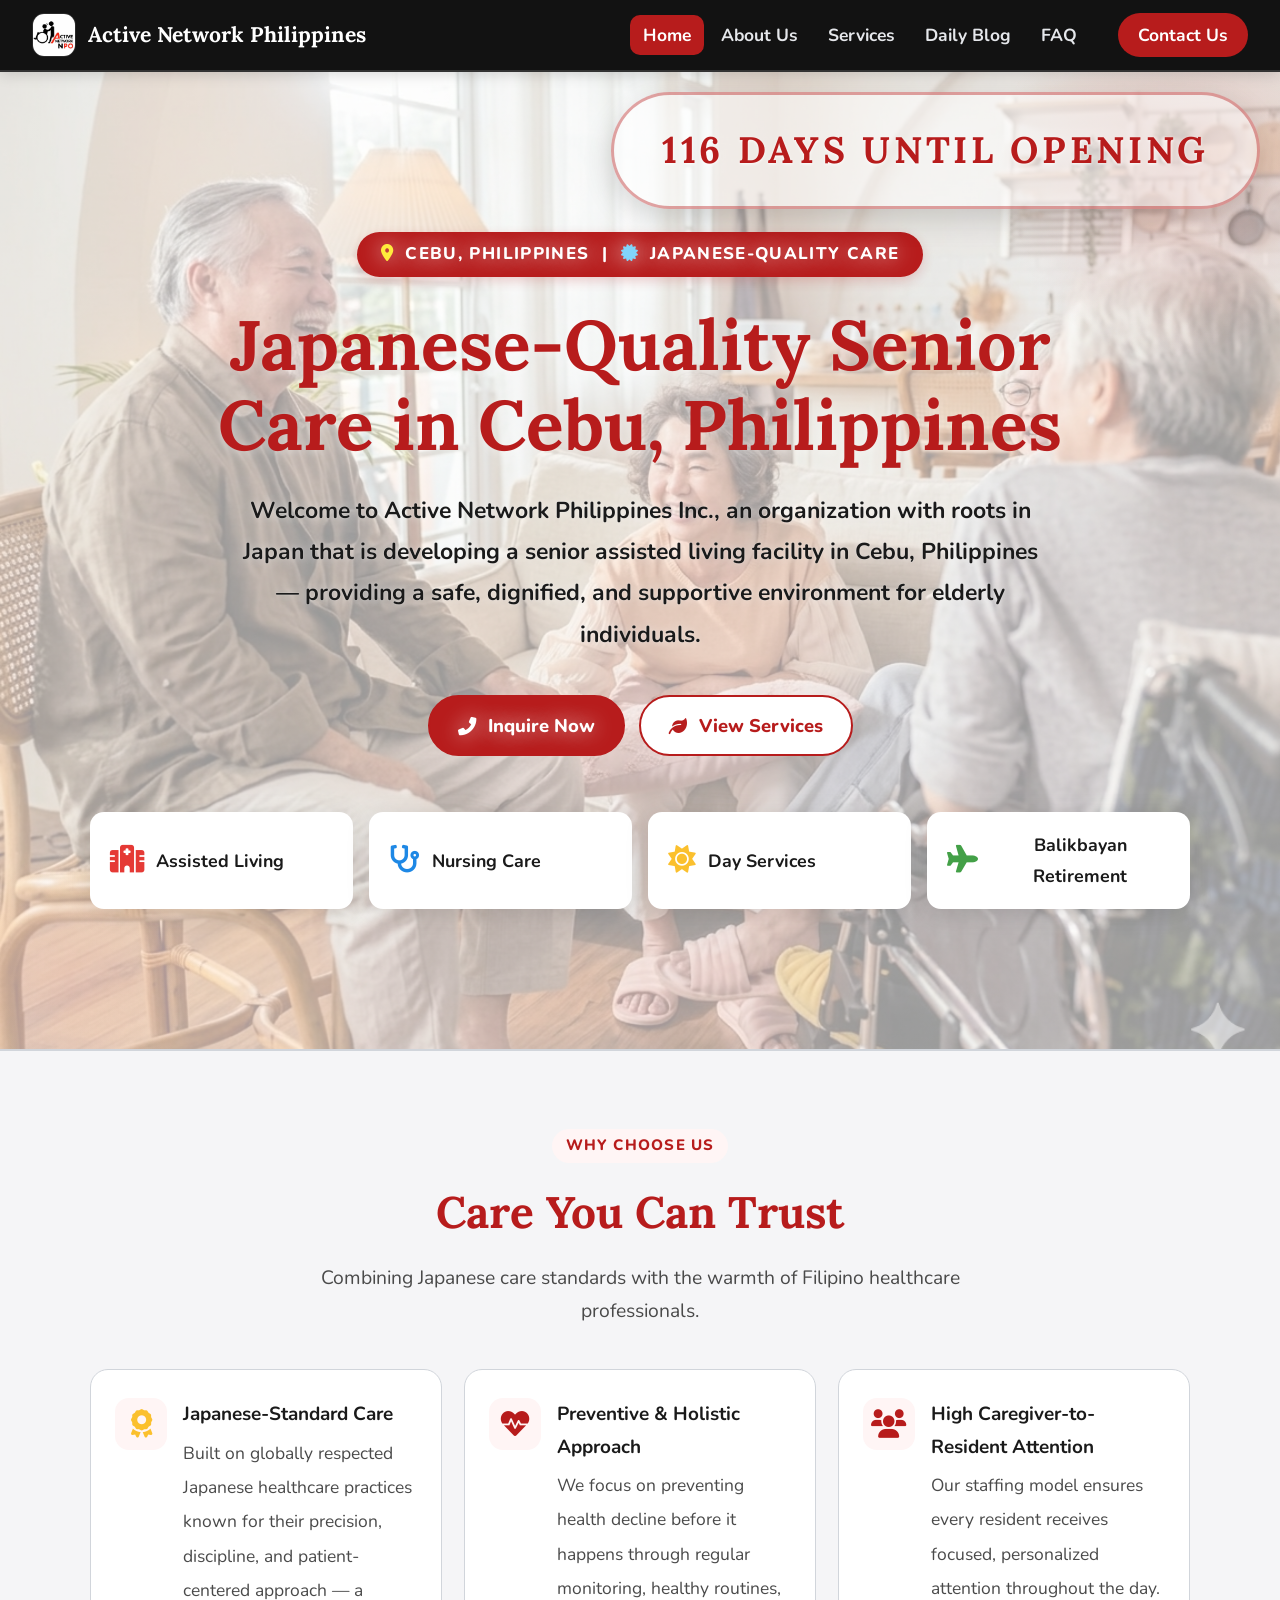
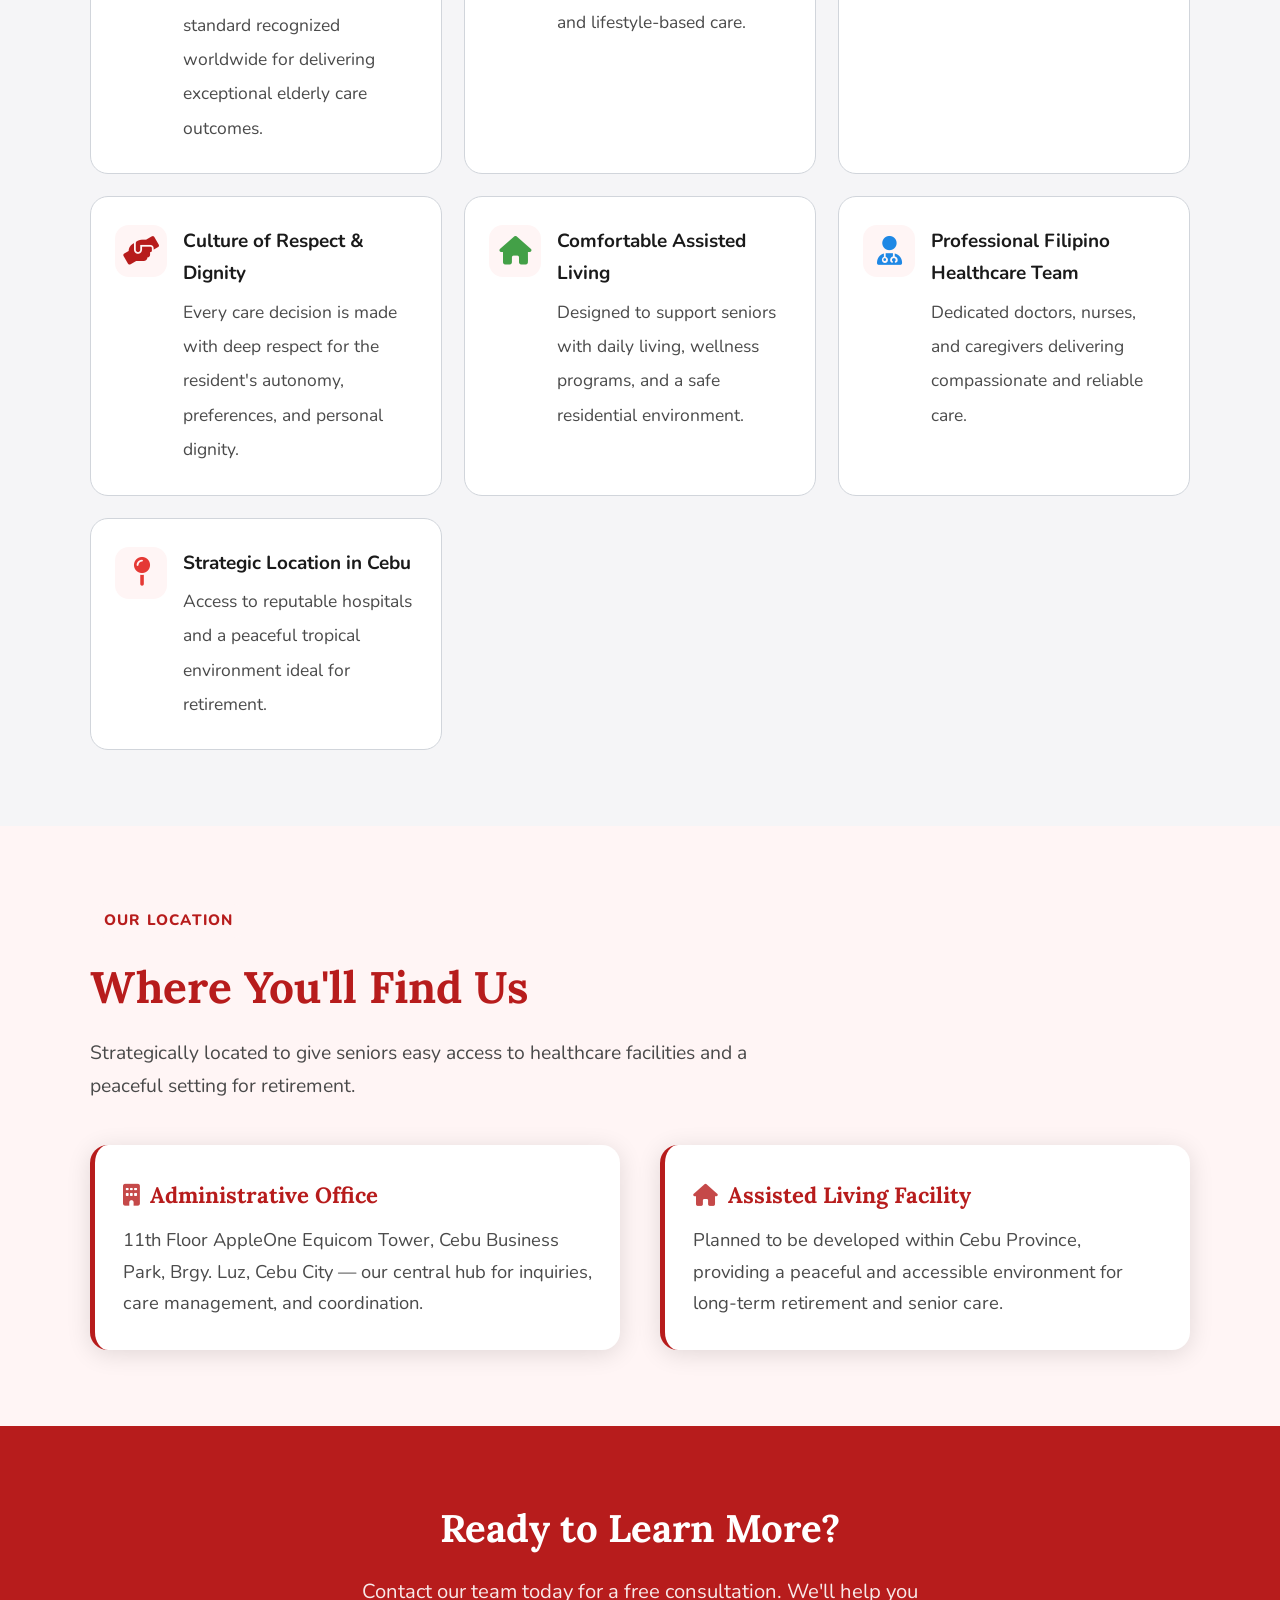
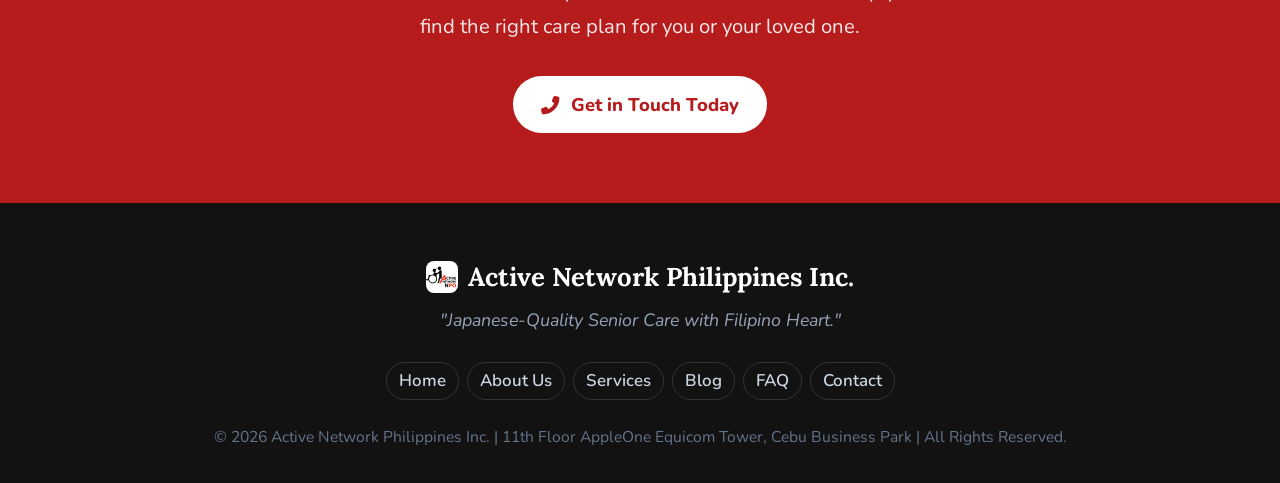
<file: index.html>
<!DOCTYPE html>
<html lang="en">
<head>
<meta charset="UTF-8">
<meta name="viewport" content="width=device-width, initial-scale=1.0">
<title>Active Network Philippines – Home</title>
<link rel="stylesheet" href="CSS/style.css">
<link rel="stylesheet" href="CSS/home.css">
<link rel="stylesheet" href="https://cdnjs.cloudflare.com/ajax/libs/font-awesome/6.0.0/css/all.min.css">

<script type="text/javascript" 
 src="//translate.google.com/translate_a/element.js?cb=googleTranslateElementInit"> 
 </script> 
 </head>
<body>

<nav id="navbar">
  <a href="index.html" class="nav-logo"><img src="images/logo.jpg" alt="Logo"> Active Network Philippines</a>
  <ul class="nav-links" id="navLinks">
    <li><a href="index.html">Home</a></li>
    <li><a href="HTML/about.html">About Us</a></li>
    <li><a href="HTML/services.html">Services</a></li>
    <li><a href="HTML/blog.html">Daily Blog</a></li>
    <li><a href="HTML/faq.html">FAQ</a></li>
    <li class="nav-translate"><div id="google_translate_element"></div></li>
    <li><a href="HTML/contact.html" class="nav-cta">Contact Us</a></li>
  </ul>
  <button class="hamburger" id="hamburger" aria-label="Menu">
    <span></span><span></span><span></span>
  </button>
</nav>

<!-- HERO -->
<section id="hero">
  <div class="hero-slider">
    <div class="slide" style="background-image: url('images/bg1.png');"></div>
    <div class="slide" style="background-image: url('images/bg2.png');"></div>
    <div class="slide" style="background-image: url('images/bg3.jpeg');"></div>
    <div class="slide" style="background-image: url('images/bg4.png');"></div>
  </div>

  <!-- FLOATING COUNTDOWN TIMER -->
  <div class="countdown-container">
    <div id="countdown" class="countdown-text">--- days until opening</div>
  </div>

  <div class="container hero-content">
    <div class="hero-badge"><i class="fas fa-map-marker-alt"></i> Cebu, Philippines &nbsp;|&nbsp; <i class="fas fa-certificate"></i> Japanese-Quality Care</div>
    <h1 class="hero-title">Japanese-Quality Senior Care in Cebu, Philippines</h1>
    <p class="hero-sub">Welcome to Active Network Philippines Inc., an organization with roots in Japan that is developing a senior assisted living facility in Cebu, Philippines — providing a safe, dignified, and supportive environment for elderly individuals.</p>
    <div class="hero-btns">
      <a href="HTML/contact.html" class="btn btn-primary"><i class="fas fa-phone-alt"></i> Inquire Now</a>
      <a href="HTML/services.html" class="btn btn-secondary"><i class="fas fa-leaf"></i> View Services</a>
    </div>

    <div class="what-strip">
      <div class="what-chip"><span class="em"><i class="fas fa-hospital"></i></span> Assisted Living</div>
      <div class="what-chip"><span class="em"><i class="fas fa-stethoscope"></i></span> Nursing Care</div>
      <div class="what-chip"><span class="em"><i class="fas fa-sun"></i></span> Day Services</div>
      <div class="what-chip"><span class="em"><i class="fas fa-plane"></i></span> Balikbayan Retirement</div>
    </div>
  </div>
</section>

<!-- WHY CHOOSE US -->
<section class="section why-section">
  <div class="container">
    <div class="section-tag">Why Choose Us</div>
    <h2 class="section-title">Care You Can Trust</h2>
    <p class="section-body">Combining Japanese care standards with the warmth of Filipino healthcare professionals.</p>
    <div class="why-grid">
      <div class="why-card">
        <div class="ic"><i class="fas fa-award"></i></div>
        <div>
          <strong>Japanese-Standard Care</strong>
          <span>Built on globally respected Japanese healthcare practices known for their precision, discipline, and patient-centered approach — a standard recognized worldwide for delivering exceptional elderly care outcomes.</span>
        </div>
      </div>
      <div class="why-card">
        <div class="ic"><i class="fas fa-heartbeat"></i></div>
        <div>
          <strong>Preventive & Holistic Approach</strong>
          <span>We focus on preventing health decline before it happens through regular monitoring, healthy routines, and lifestyle-based care.</span>
        </div>
      </div>
      <div class="why-card">
        <div class="ic"><i class="fas fa-users"></i></div>
        <div>
          <strong>High Caregiver-to-Resident Attention</strong>
          <span>Our staffing model ensures every resident receives focused, personalized attention throughout the day.</span>
        </div>
      </div>
      <div class="why-card">
        <div class="ic"><i class="fas fa-hands-helping"></i></div>
        <div>
          <strong>Culture of Respect & Dignity</strong>
          <span>Every care decision is made with deep respect for the resident's autonomy, preferences, and personal dignity.</span>
        </div>
      </div>
      <div class="why-card">
        <div class="ic"><i class="fas fa-home"></i></div>
        <div>
          <strong>Comfortable Assisted Living</strong>
          <span>Designed to support seniors with daily living, wellness programs, and a safe residential environment.</span>
        </div>
      </div>
      <div class="why-card">
        <div class="ic"><i class="fas fa-user-md"></i></div>
        <div>
          <strong>Professional Filipino Healthcare Team</strong>
          <span>Dedicated doctors, nurses, and caregivers delivering compassionate and reliable care.</span>
        </div>
      </div>
      <div class="why-card">
        <div class="ic"><i class="fas fa-map-pin"></i></div>
        <div>
          <strong>Strategic Location in Cebu</strong>
          <span>Access to reputable hospitals and a peaceful tropical environment ideal for retirement.</span>
        </div>
      </div>
    </div>
  </div>
</section>

<!-- LOCATION -->
<section class="section location-section">
  <div class="container">
    <div class="section-tag">Our Location</div>
    <h2 class="section-title">Where You'll Find Us</h2>
    <p class="section-body">Strategically located to give seniors easy access to healthcare facilities and a peaceful setting for retirement.</p>
    <div class="location-grid">
      <div class="location-card">
        <h3><i class="fas fa-building"></i> Administrative Office</h3>
        <p>11th Floor AppleOne Equicom Tower, Cebu Business Park, Brgy. Luz, Cebu City — our central hub for inquiries, care management, and coordination.</p>
      </div>
      <div class="location-card">
        <h3><i class="fas fa-home"></i> Assisted Living Facility</h3>
        <p>Planned to be developed within Cebu Province, providing a peaceful and accessible environment for long-term retirement and senior care.</p>
      </div>
    </div>
  </div>
</section>

<!-- CTA -->
<section class="cta-section">
  <div class="container">
    <h2>Ready to Learn More?</h2>
    <p>Contact our team today for a free consultation. We'll help you find the right care plan for you or your loved one.</p>
    <a href="HTML/contact.html" class="btn btn-white"><i class="fas fa-phone-alt"></i> Get in Touch Today</a>
  </div>
</section>

<footer>
  <div class="footer-logo"><img src="images/logo.jpg" alt="Logo"> Active Network Philippines Inc.</div>
  <div class="footer-tagline">"Japanese-Quality Senior Care with Filipino Heart."</div>
  <nav class="footer-links">
    <a href="index.html">Home</a>
    <a href="HTML/about.html">About Us</a>
    <a href="HTML/services.html">Services</a>
    <a href="HTML/blog.html">Blog</a>
    <a href="HTML/faq.html">FAQ</a>
    <a href="HTML/contact.html">Contact</a>
  </nav>
  <div class="footer-copy">© 2026 Active Network Philippines Inc. | 11th Floor AppleOne Equicom Tower, Cebu Business Park | All Rights Reserved.</div>
</footer>

<script src="JS/nav.js"></script>
<script src="JS/home.js"></script>

<script type="text/javascript"> 
function googleTranslateElementInit() { 
  new google.translate.TranslateElement( 
    { 
      pageLanguage: 'en', 
      autoDisplay: false, 
      multilanguagePage: true 
    }, 
    'google_translate_element' 
  ); 
} 
</script> 
</body>
</html>
</file>
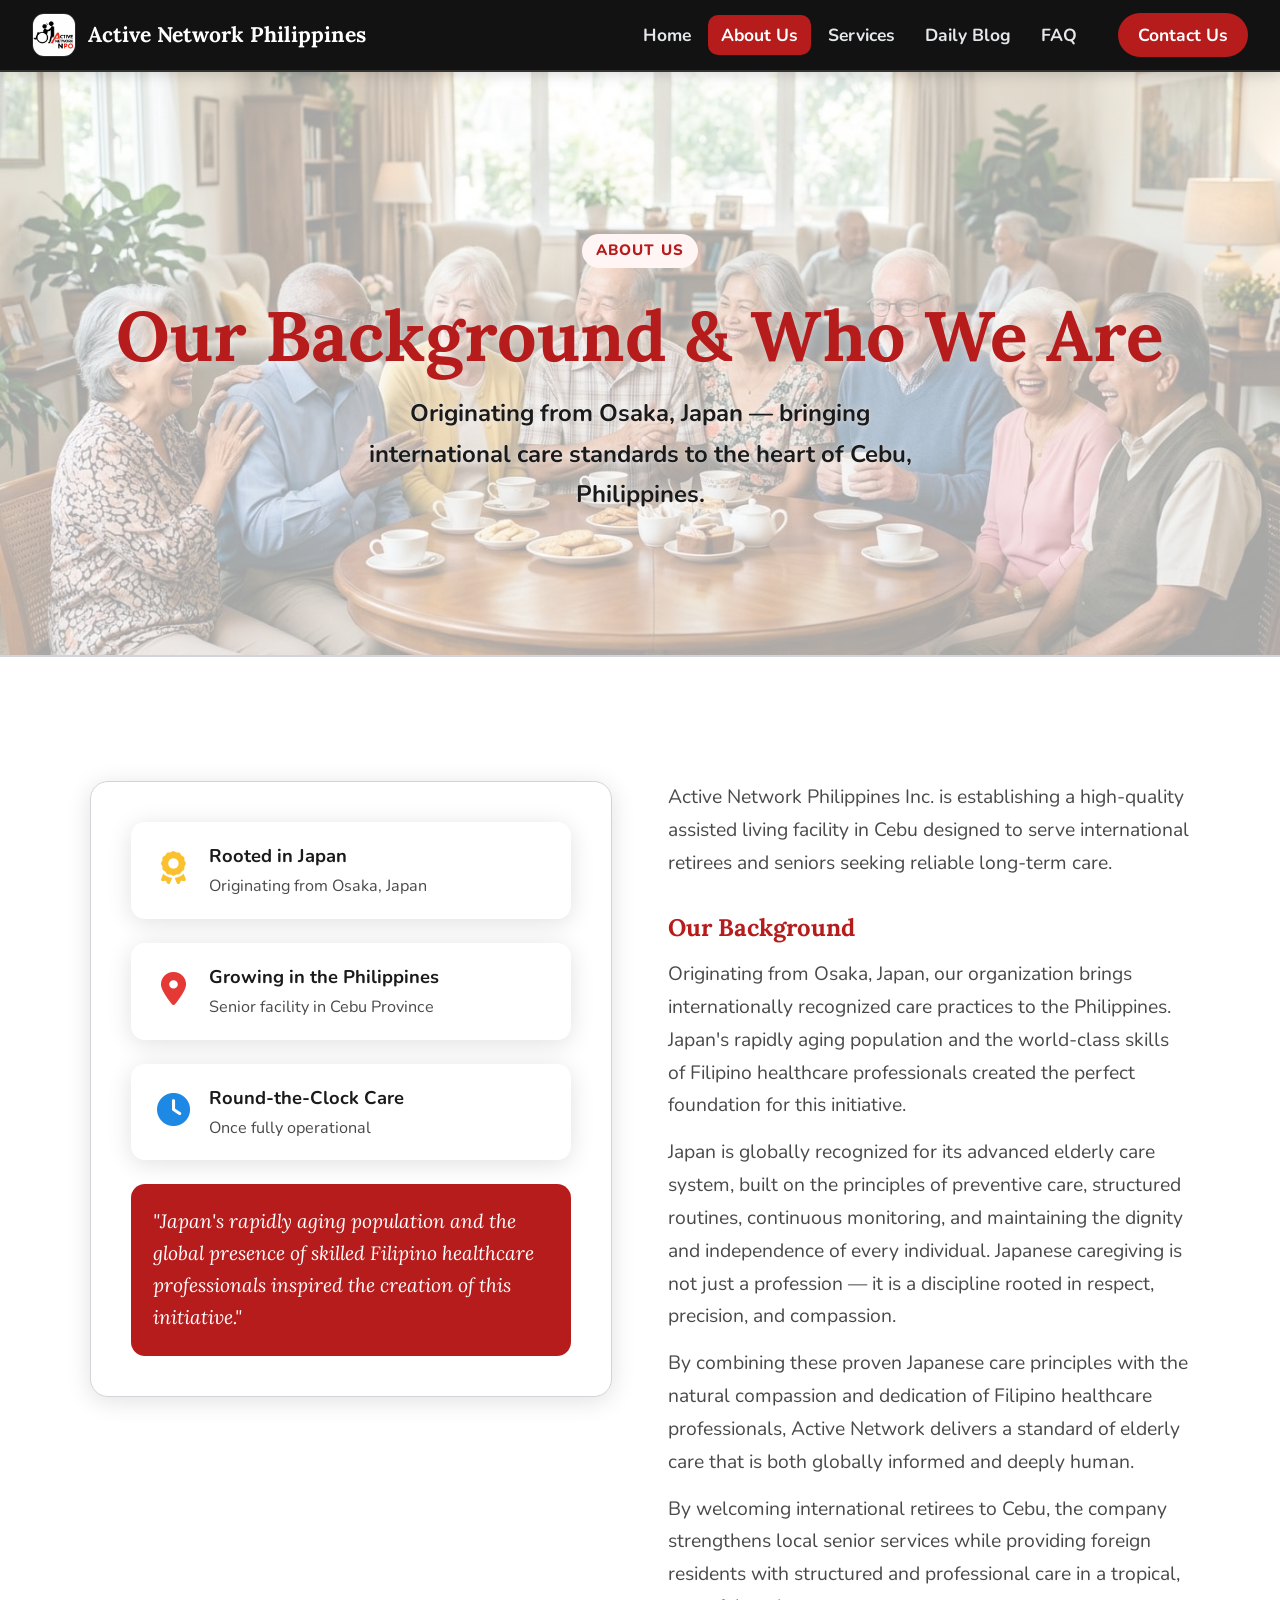
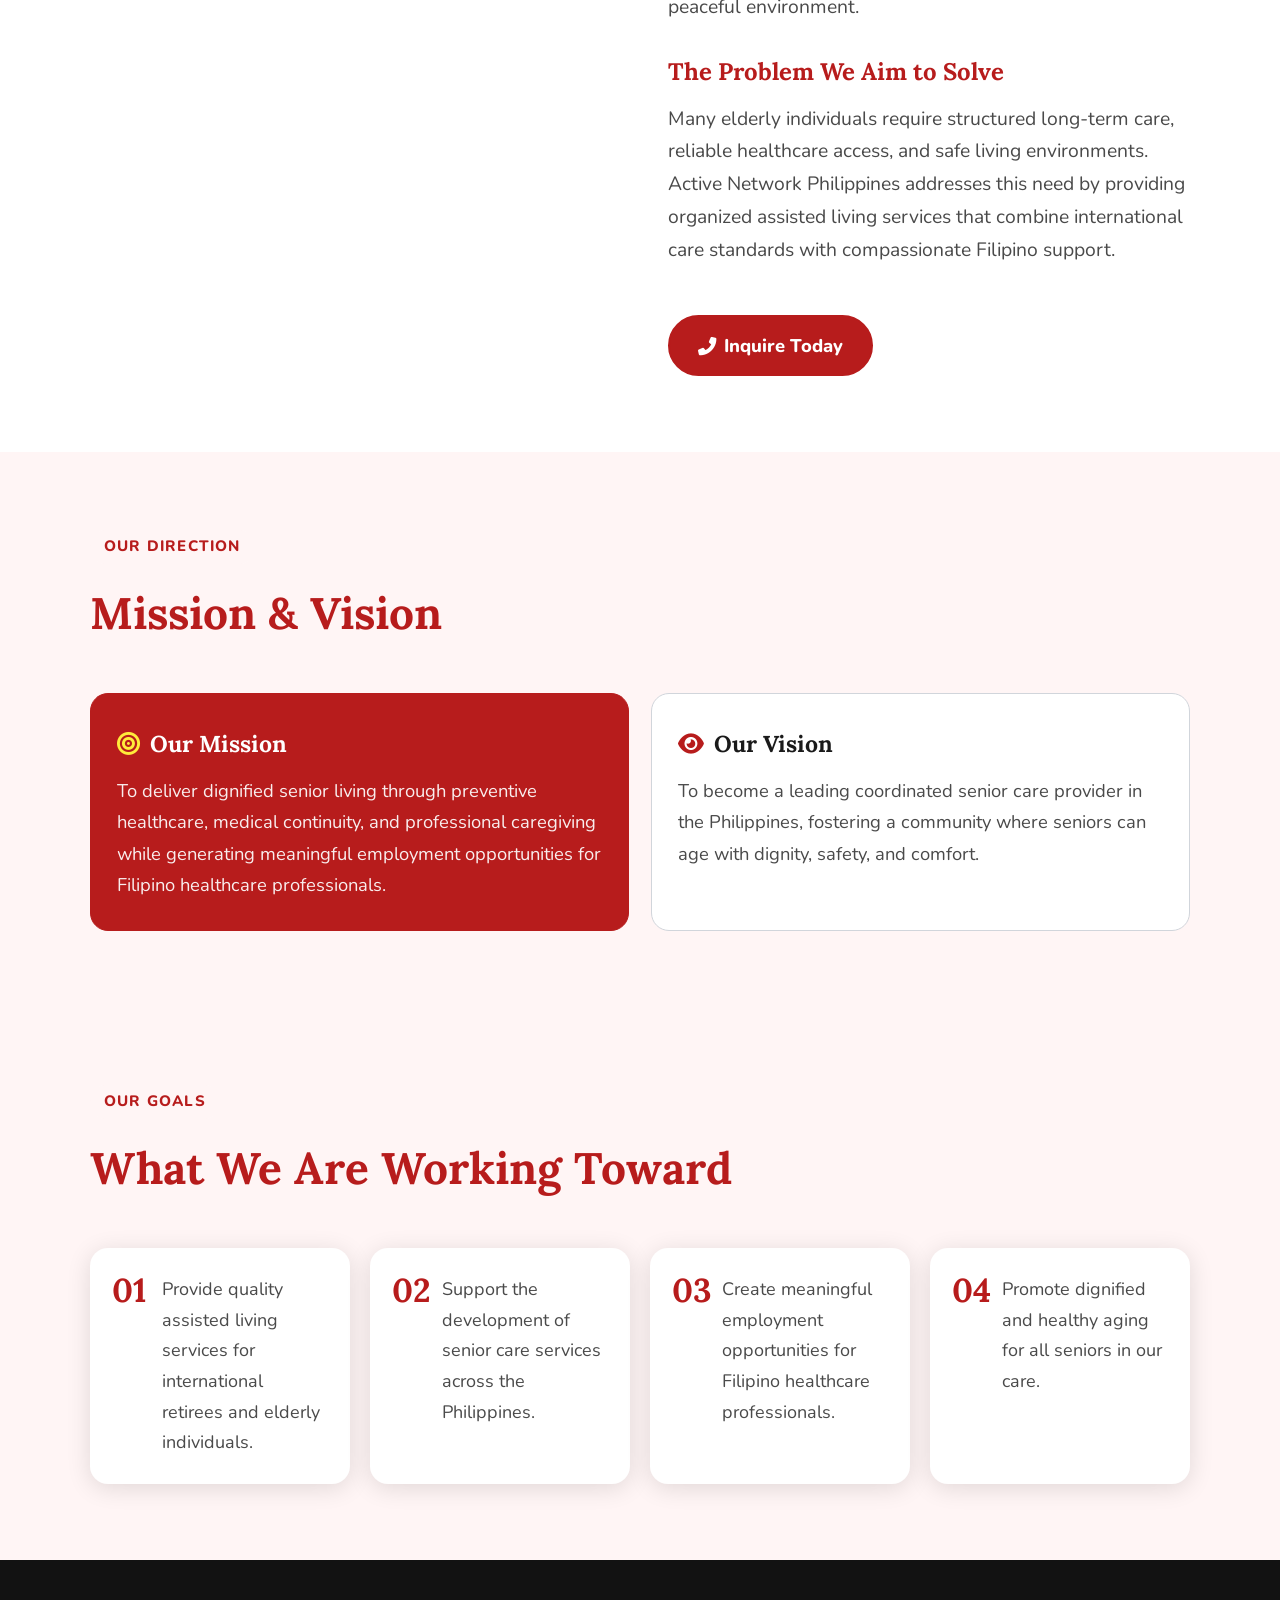
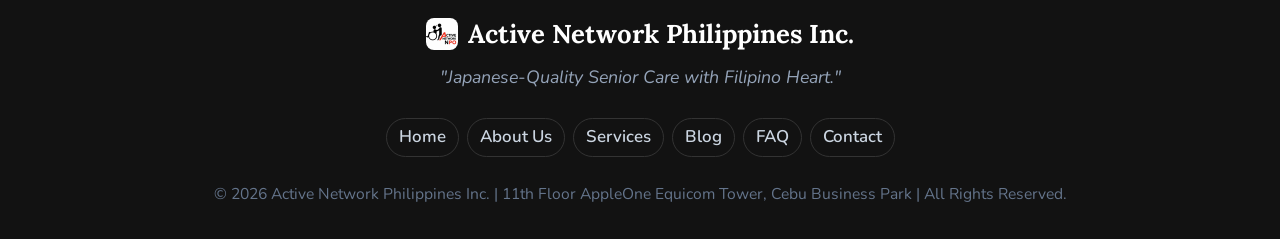
<file: HTML/about.html>
<!DOCTYPE html>
<html lang="en">
<head>
<meta charset="UTF-8">
<meta name="viewport" content="width=device-width, initial-scale=1.0">
<title>Active Network Philippines – About Us</title>
<link rel="stylesheet" href="../CSS/style.css">
<link rel="stylesheet" href="../CSS/about.css">
<link rel="stylesheet" href="https://cdnjs.cloudflare.com/ajax/libs/font-awesome/6.0.0/css/all.min.css">

<script type="text/javascript" 
 src="//translate.google.com/translate_a/element.js?cb=googleTranslateElementInit"> 
 </script> 
</head>
<body>

<nav id="navbar">
  <a href="../index.html" class="nav-logo"><img src="../images/logo.jpg" alt="Logo"> Active Network Philippines</a>
  <ul class="nav-links" id="navLinks">
    <li><a href="../index.html">Home</a></li>
    <li><a href="about.html" class="active">About Us</a></li>
    <li><a href="services.html">Services</a></li>
    <li><a href="blog.html">Daily Blog</a></li>
    <li><a href="faq.html">FAQ</a></li>
    <li class="nav-translate"><div id="google_translate_element"></div></li>
    <li><a href="contact.html" class="nav-cta">Contact Us</a></li>
  </ul>
  <button class="hamburger" id="hamburger" aria-label="Menu">
    <span></span><span></span><span></span>
  </button>
</nav>

<div class="page-banner">
  <div class="section-tag">About Us</div>
  <h1>Our Background &amp; Who We Are</h1>
  <p>Originating from Osaka, Japan — bringing international care standards to the heart of Cebu, Philippines.</p>
</div>

<!-- ABOUT -->
<section class="section about-section">
  <div class="container">
    <div class="about-grid">
      <div class="about-visual">
        <div class="about-stat">
          <div class="ic"><i class="fas fa-award"></i></div>
          <div>
            <div class="lbl">Rooted in Japan</div>
            <div class="sub">Originating from Osaka, Japan</div>
          </div>
        </div>
        <div class="about-stat">
          <div class="ic"><i class="fas fa-map-marker-alt"></i></div>
          <div>
            <div class="lbl">Growing in the Philippines</div>
            <div class="sub">Senior facility in Cebu Province</div>
          </div>
        </div>
        <div class="about-stat">
          <div class="ic"><i class="fas fa-clock"></i></div>
          <div>
            <div class="lbl">Round-the-Clock Care</div>
            <div class="sub">Once fully operational</div>
          </div>
        </div>
        <div class="about-quote">
          "Japan's rapidly aging population and the global presence of skilled Filipino healthcare professionals inspired the creation of this initiative."
        </div>
      </div>

      <div class="about-text">
        <p>Active Network Philippines Inc. is establishing a high-quality assisted living facility in Cebu designed to serve international retirees and seniors seeking reliable long-term care.</p>

        <h3>Our Background</h3>
        <p>Originating from Osaka, Japan, our organization brings internationally recognized care practices to the Philippines. Japan's rapidly aging population and the world-class skills of Filipino healthcare professionals created the perfect foundation for this initiative.</p>
        <p>Japan is globally recognized for its advanced elderly care system, built on the principles of preventive care, structured routines, continuous monitoring, and maintaining the dignity and independence of every individual. Japanese caregiving is not just a profession — it is a discipline rooted in respect, precision, and compassion.</p>
        <p>By combining these proven Japanese care principles with the natural compassion and dedication of Filipino healthcare professionals, Active Network delivers a standard of elderly care that is both globally informed and deeply human.</p>
        <p>By welcoming international retirees to Cebu, the company strengthens local senior services while providing foreign residents with structured and professional care in a tropical, peaceful environment.</p>

        <h3>The Problem We Aim to Solve</h3>
        <p>Many elderly individuals require structured long-term care, reliable healthcare access, and safe living environments. Active Network Philippines addresses this need by providing organized assisted living services that combine international care standards with compassionate Filipino support.</p>

        <br>
        <a href="contact.html" class="btn btn-primary"><i class="fas fa-phone-alt"></i> Inquire Today</a>
      </div>
    </div>
  </div>
</section>

<!-- MISSION / VISION -->
<section class="section" style="background: var(--green-bg);">
  <div class="container">
    <div class="section-tag">Our Direction</div>
    <h2 class="section-title">Mission &amp; Vision</h2>
    <div class="mv-grid">
      <div class="mv-card mission">
        <h3><i class="fas fa-bullseye"></i> Our Mission</h3>
        <p>To deliver dignified senior living through preventive healthcare, medical continuity, and professional caregiving while generating meaningful employment opportunities for Filipino healthcare professionals.</p>
      </div>
      <div class="mv-card vision">
        <h3><i class="fas fa-eye"></i> Our Vision</h3>
        <p>To become a leading coordinated senior care provider in the Philippines, fostering a community where seniors can age with dignity, safety, and comfort.</p>
      </div>
    </div>
  </div>
</section>

<!-- GOALS -->
<section class="section goals-section">
  <div class="container">
    <div class="section-tag">Our Goals</div>
    <h2 class="section-title">What We Are Working Toward</h2>
    <div class="goals-grid">
      <div class="goal-card">
        <div class="num">01</div>
        <p>Provide quality assisted living services for international retirees and elderly individuals.</p>
      </div>
      <div class="goal-card">
        <div class="num">02</div>
        <p>Support the development of senior care services across the Philippines.</p>
      </div>
      <div class="goal-card">
        <div class="num">03</div>
        <p>Create meaningful employment opportunities for Filipino healthcare professionals.</p>
      </div>
      <div class="goal-card">
        <div class="num">04</div>
        <p>Promote dignified and healthy aging for all seniors in our care.</p>
      </div>
    </div>
  </div>
</section>

<footer>
  <div class="footer-logo"><img src="../images/logo.jpg" alt="Logo"> Active Network Philippines Inc.</div>
  <div class="footer-tagline">"Japanese-Quality Senior Care with Filipino Heart."</div>
  <nav class="footer-links">
    <a href="../index.html">Home</a>
    <a href="about.html">About Us</a>
    <a href="services.html">Services</a>
    <a href="blog.html">Blog</a>
    <a href="faq.html">FAQ</a>
    <a href="contact.html">Contact</a>
  </nav>
  <div class="footer-copy">© 2026 Active Network Philippines Inc. | 11th Floor AppleOne Equicom Tower, Cebu Business Park | All Rights Reserved.</div>
</footer>

<script src="../JS/nav.js"></script>

<script type="text/javascript"> 
function googleTranslateElementInit() { 
  new google.translate.TranslateElement( 
    { 
      pageLanguage: 'en', 
      autoDisplay: false, 
      multilanguagePage: true 
    }, 
    'google_translate_element' 
  ); 
} 
</script> 
</body>
</html>
</file>
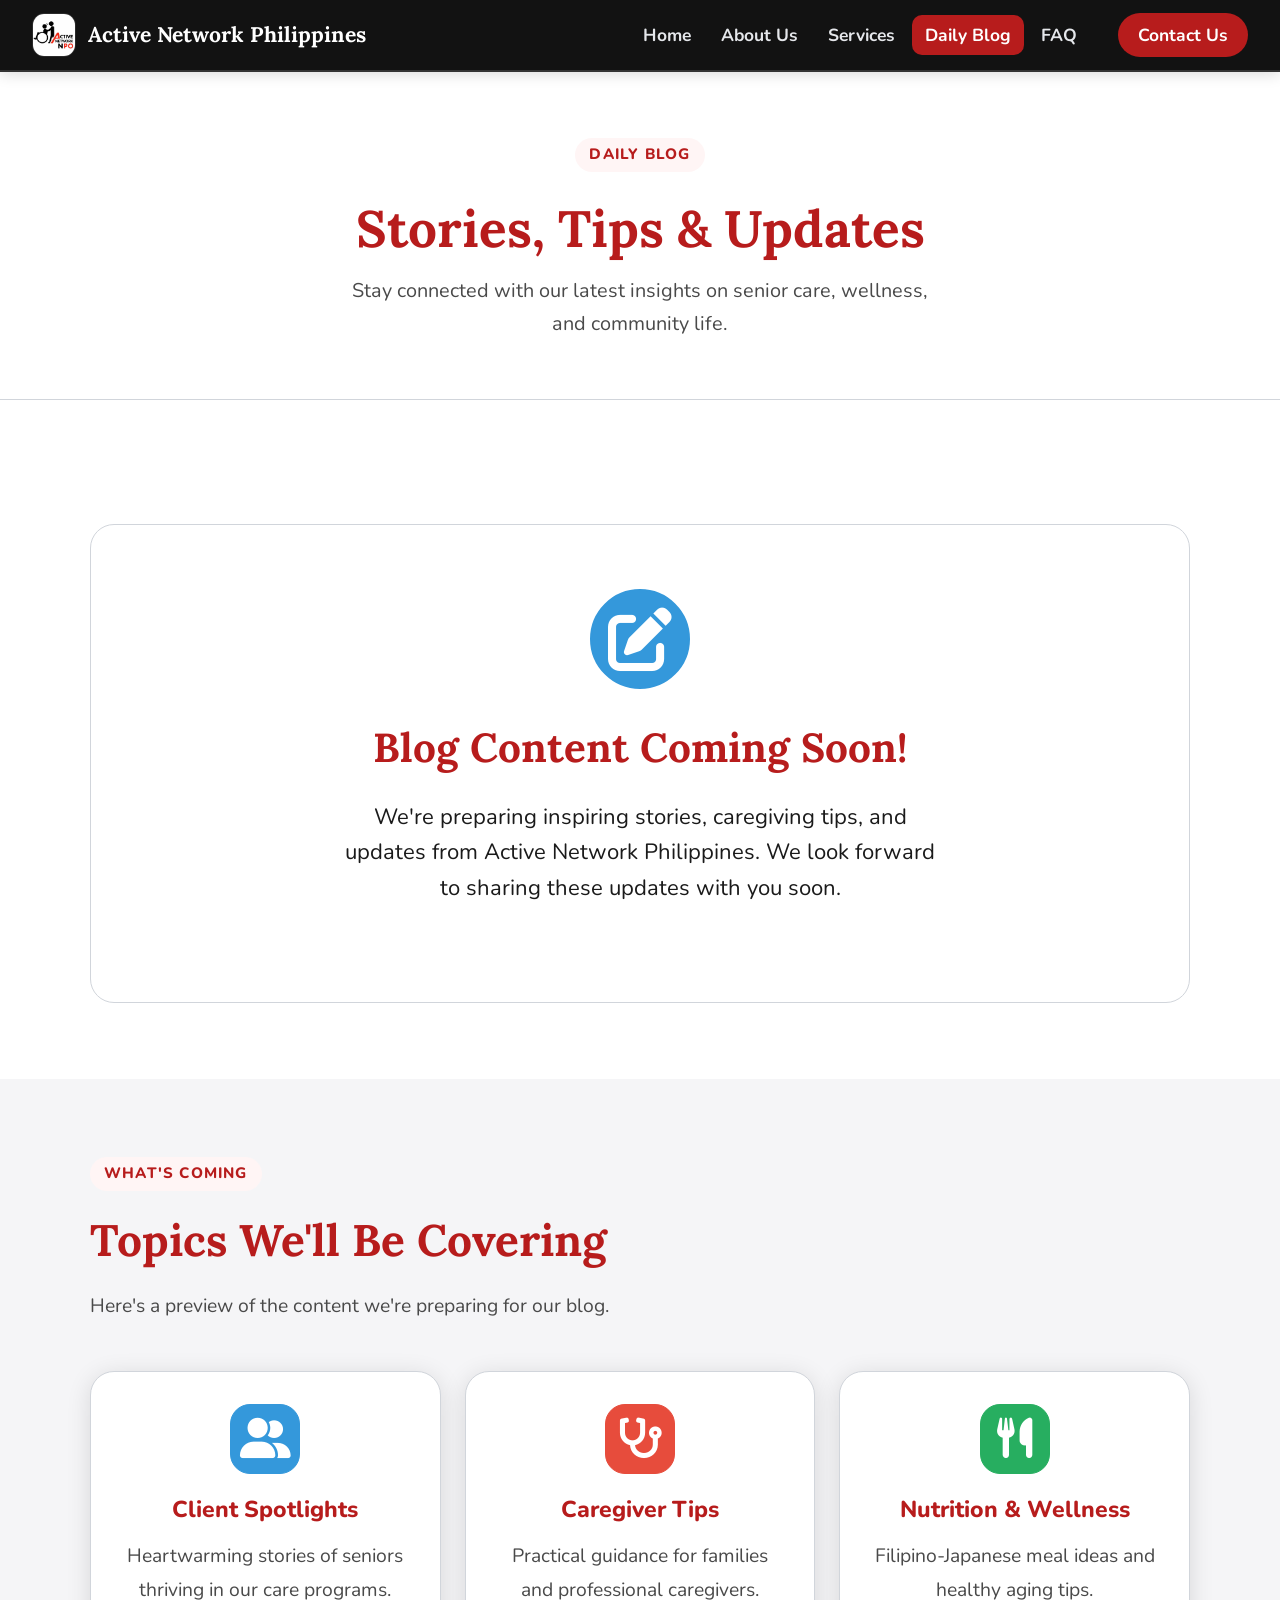
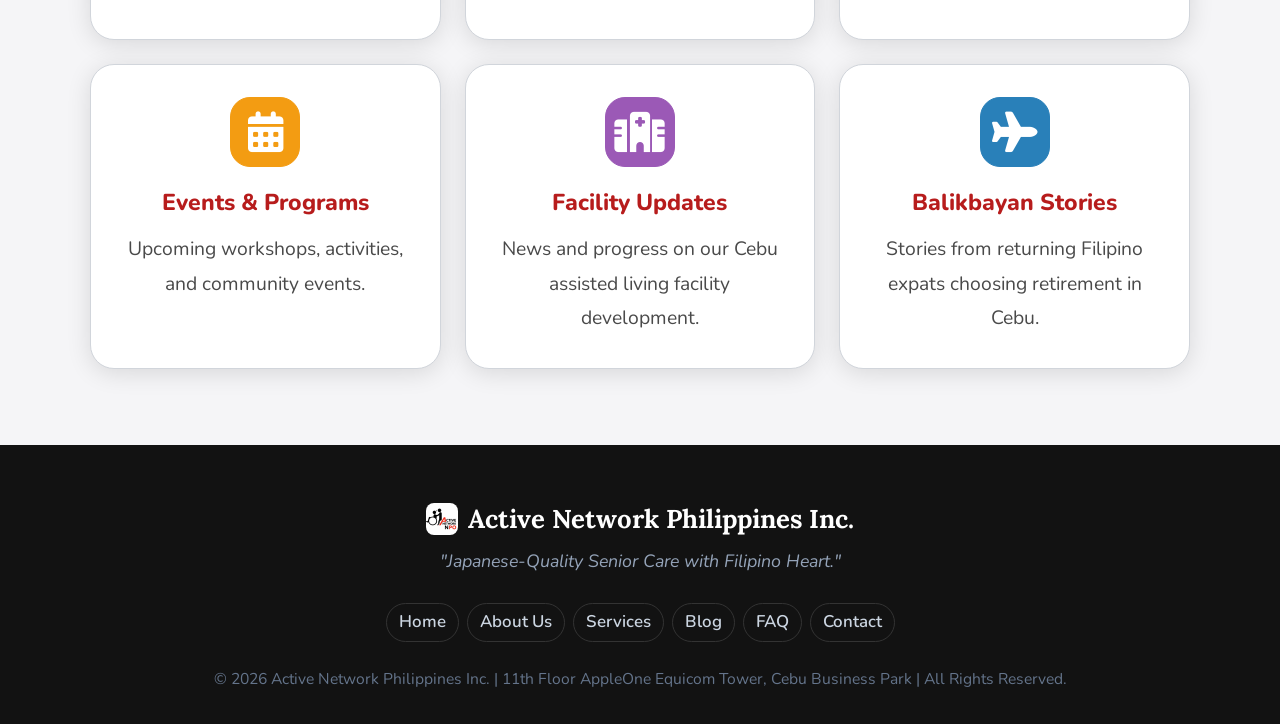
<file: HTML/blog.html>
<!DOCTYPE html>
<html lang="en">
<head>
<meta charset="UTF-8">
<meta name="viewport" content="width=device-width, initial-scale=1.0">
<title>Active Network Philippines – Daily Blog</title>
<link rel="stylesheet" href="../CSS/style.css">
<link rel="stylesheet" href="../CSS/blog.css">
<link rel="stylesheet" href="https://cdnjs.cloudflare.com/ajax/libs/font-awesome/6.0.0/css/all.min.css">

<script type="text/javascript" 
 src="//translate.google.com/translate_a/element.js?cb=googleTranslateElementInit"> 
 </script> 
</head>
<body>

<nav id="navbar">
  <a href="../index.html" class="nav-logo"><img src="../images/logo.jpg" alt="Logo"> Active Network Philippines</a>
  <ul class="nav-links" id="navLinks">
    <li><a href="../index.html">Home</a></li>
    <li><a href="about.html">About Us</a></li>
    <li><a href="services.html">Services</a></li>
    <li><a href="blog.html" class="active">Daily Blog</a></li>
    <li><a href="faq.html">FAQ</a></li>
    <li class="nav-translate"><div id="google_translate_element"></div></li>
    <li><a href="contact.html" class="nav-cta">Contact Us</a></li>
  </ul>
  <button class="hamburger" id="hamburger" aria-label="Menu">
    <span></span><span></span><span></span>
  </button>
</nav>

<div class="page-banner">
  <div class="section-tag">Daily Blog</div>
  <h1>Stories, Tips &amp; Updates</h1>
  <p>Stay connected with our latest insights on senior care, wellness, and community life.</p>
</div>

<!-- COMING SOON -->
<section class="section blog-section">
  <div class="container">
    <div class="coming-soon">
      <span class="em" style="background: #3498db; border-color: #3498db;"><i class="fas fa-edit" style="color: #fff;"></i></span>
      <h2>Blog Content Coming Soon!</h2>
      <p>We're preparing inspiring stories, caregiving tips, and updates from Active Network Philippines. We look forward to sharing these updates with you soon.</p>
    </div>
  </div>
</section>

<!-- TOPICS PREVIEW -->
<section class="section topics-section">
  <div class="container">
    <div class="section-tag">What's Coming</div>
    <h2 class="section-title">Topics We'll Be Covering</h2>
    <p class="section-body">Here's a preview of the content we're preparing for our blog.</p>
    <div class="topics-grid">
      <div class="topic-card">
        <span class="em" style="background: #3498db; border-color: #3498db;"><i class="fas fa-user-friends" style="color: #fff;"></i></span>
        <strong>Client Spotlights</strong>
        <span>Heartwarming stories of seniors thriving in our care programs.</span>
      </div>
      <div class="topic-card">
        <span class="em" style="background: #e74c3c; border-color: #e74c3c;"><i class="fas fa-stethoscope" style="color: #fff;"></i></span>
        <strong>Caregiver Tips</strong>
        <span>Practical guidance for families and professional caregivers.</span>
      </div>
      <div class="topic-card">
        <span class="em" style="background: #27ae60; border-color: #27ae60;"><i class="fas fa-utensils" style="color: #fff;"></i></span>
        <strong>Nutrition &amp; Wellness</strong>
        <span>Filipino-Japanese meal ideas and healthy aging tips.</span>
      </div>
      <div class="topic-card">
        <span class="em" style="background: #f39c12; border-color: #f39c12;"><i class="fas fa-calendar-alt" style="color: #fff;"></i></span>
        <strong>Events &amp; Programs</strong>
        <span>Upcoming workshops, activities, and community events.</span>
      </div>
      <div class="topic-card">
        <span class="em" style="background: #9b59b6; border-color: #9b59b6;"><i class="fas fa-hospital" style="color: #fff;"></i></span>
        <strong>Facility Updates</strong>
        <span>News and progress on our Cebu assisted living facility development.</span>
      </div>
      <div class="topic-card">
        <span class="em" style="background: #2980b9; border-color: #2980b9;"><i class="fas fa-plane" style="color: #fff;"></i></span>
        <strong>Balikbayan Stories</strong>
        <span>Stories from returning Filipino expats choosing retirement in Cebu.</span>
      </div>
    </div>
  </div>
</section>

<footer>
  <div class="footer-logo"><img src="../images/logo.jpg" alt="Logo"> Active Network Philippines Inc.</div>
  <div class="footer-tagline">"Japanese-Quality Senior Care with Filipino Heart."</div>
  <nav class="footer-links">
    <a href="../index.html">Home</a>
    <a href="about.html">About Us</a>
    <a href="services.html">Services</a>
    <a href="blog.html">Blog</a>
    <a href="faq.html">FAQ</a>
    <a href="contact.html">Contact</a>
  </nav>
  <div class="footer-copy">© 2026 Active Network Philippines Inc. | 11th Floor AppleOne Equicom Tower, Cebu Business Park | All Rights Reserved.</div>
</footer>

<script src="../JS/nav.js"></script>

<script type="text/javascript"> 
function googleTranslateElementInit() { 
  new google.translate.TranslateElement( 
    { 
      pageLanguage: 'en', 
      autoDisplay: false, 
      multilanguagePage: true 
    }, 
    'google_translate_element' 
  ); 
} 
</script> 
</body>
</html>
</file>
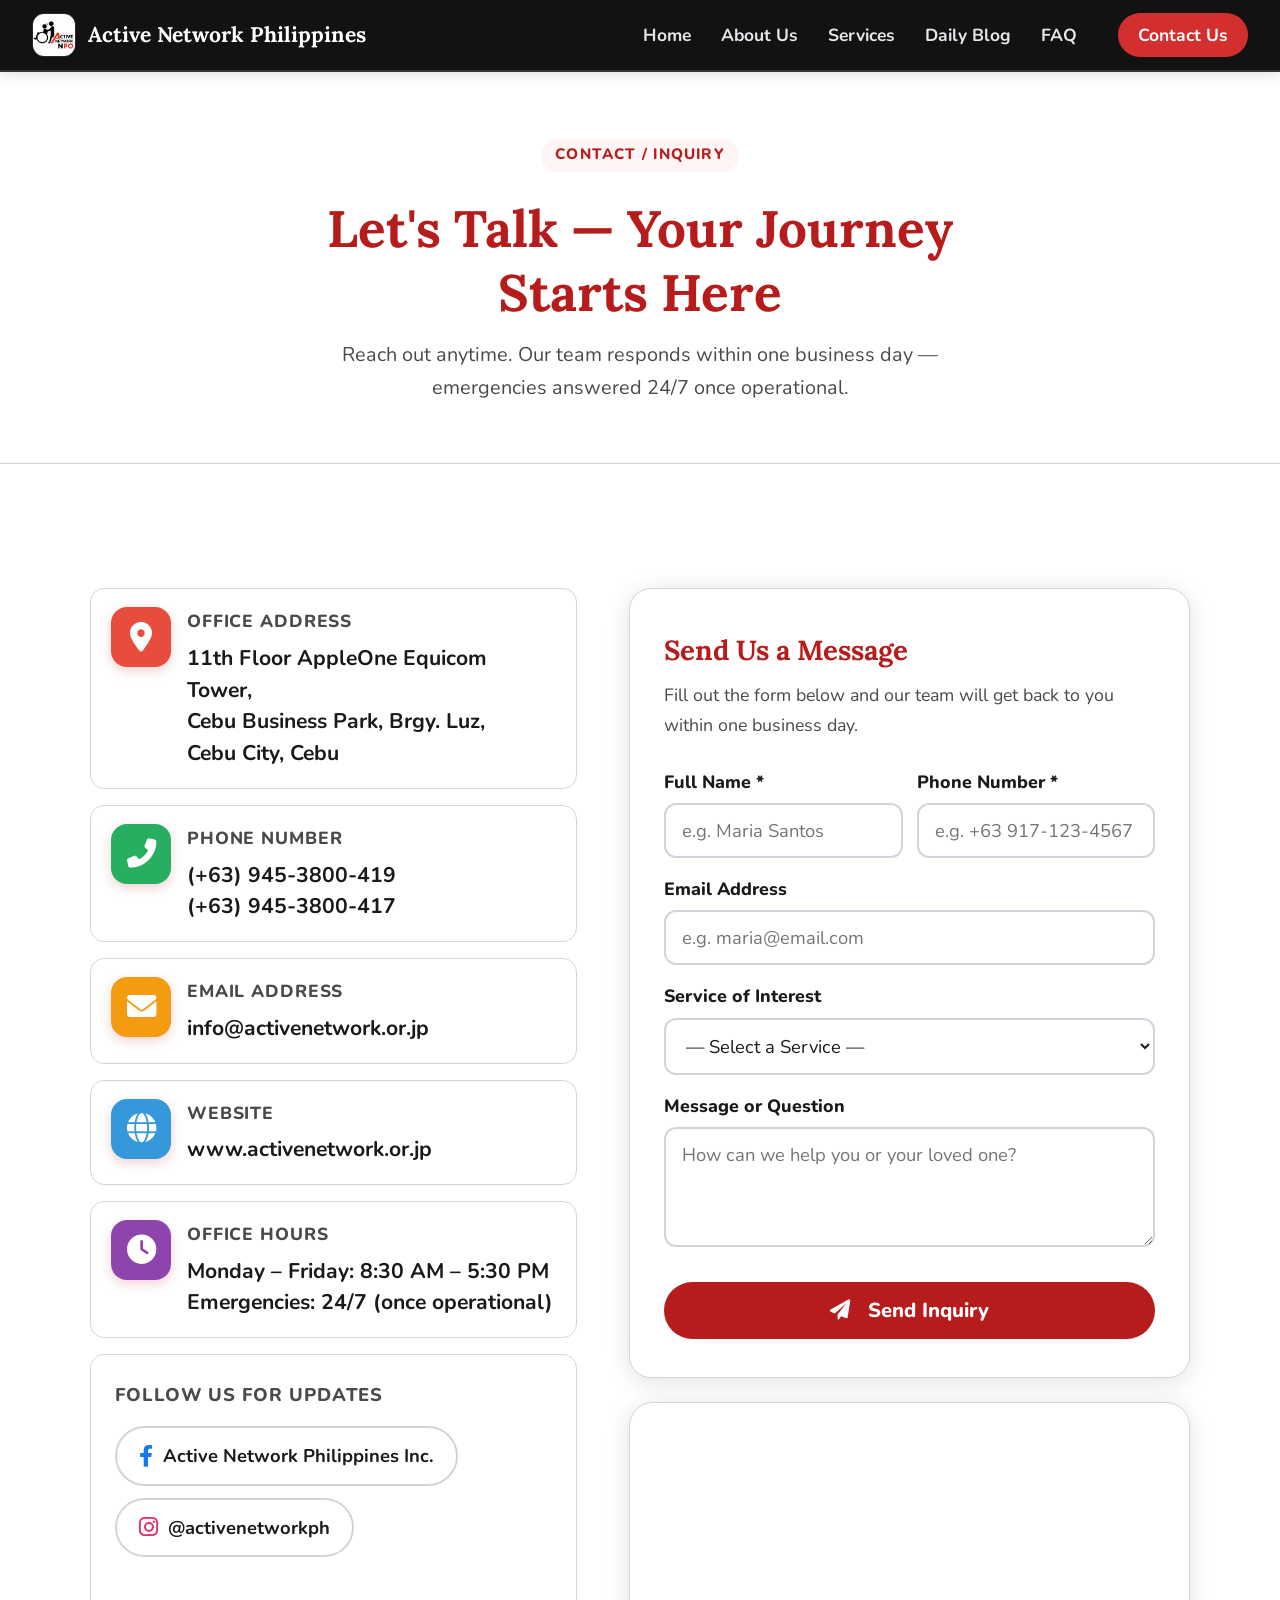
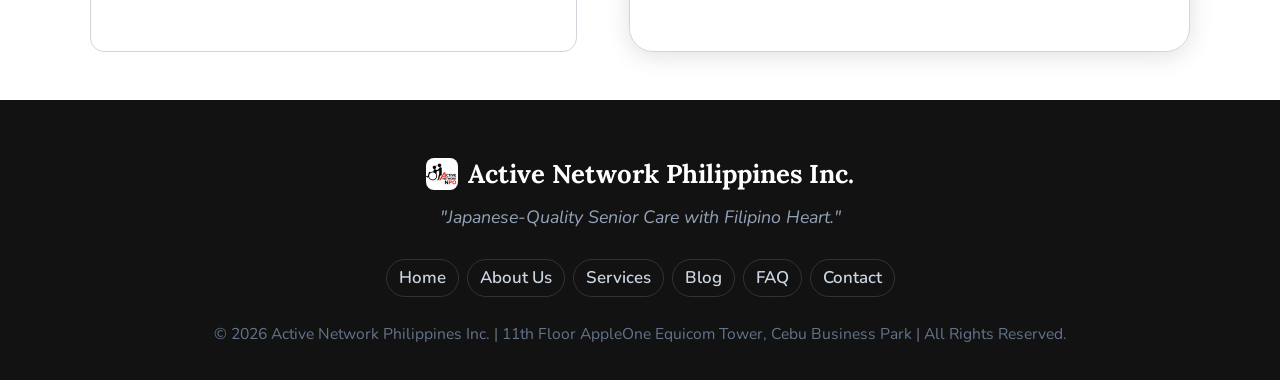
<file: HTML/contact.html>
<!DOCTYPE html>
<html lang="en">
<head>
<meta charset="UTF-8">
<meta name="viewport" content="width=device-width, initial-scale=1.0">
<title>Active Network Philippines – Contact Us</title>
<link rel="stylesheet" href="../CSS/style.css">
<link rel="stylesheet" href="../CSS/contact.css">
<link rel="stylesheet" href="https://cdnjs.cloudflare.com/ajax/libs/font-awesome/6.0.0/css/all.min.css">

<script type="text/javascript" 
 src="//translate.google.com/translate_a/element.js?cb=googleTranslateElementInit"> 
 </script> 
</head>
<body>

<nav id="navbar">
  <a href="../index.html" class="nav-logo"><img src="../images/logo.jpg" alt="Logo"> Active Network Philippines</a>
  <ul class="nav-links" id="navLinks">
    <li><a href="../index.html">Home</a></li>
    <li><a href="about.html">About Us</a></li>
    <li><a href="services.html">Services</a></li>
    <li><a href="blog.html">Daily Blog</a></li>
    <li><a href="faq.html">FAQ</a></li>
    <li class="nav-translate"><div id="google_translate_element"></div></li>
    <li><a href="contact.html" class="nav-cta active">Contact Us</a></li>
  </ul>
  <button class="hamburger" id="hamburger" aria-label="Menu">
    <span></span><span></span><span></span>
  </button>
</nav>

<div class="page-banner">
  <div class="section-tag">Contact / Inquiry</div>
  <h1>Let's Talk — Your Journey Starts Here</h1>
  <p>Reach out anytime. Our team responds within one business day — emergencies answered 24/7 once operational.</p>
</div>

<section class="section contact-section">
  <div class="container">
    <div class="contact-wrap">

      <div class="contact-info">
        <div class="info-row">
          <div class="ic" style="background: #e74c3c;"><i class="fas fa-map-marker-alt" style="color: #fff;"></i></div>
          <div>
            <div class="lbl">Office Address</div>
            <div class="val">11th Floor AppleOne Equicom Tower,<br>Cebu Business Park, Brgy. Luz,<br>Cebu City, Cebu</div>
          </div>
        </div>
        <div class="info-row">
          <div class="ic" style="background: #27ae60;"><i class="fas fa-phone-alt" style="color: #fff;"></i></div>
          <div>
            <div class="lbl">Phone Number</div>
            <div class="val">(+63) 945-3800-419<br>(+63) 945-3800-417</div>
          </div>
        </div>
        <div class="info-row">
          <div class="ic" style="background: #f39c12;"><i class="fas fa-envelope" style="color: #fff;"></i></div>
          <div>
            <div class="lbl">Email Address</div>
            <div class="val">info@activenetwork.or.jp</div>
          </div>
        </div>
        <div class="info-row">
          <div class="ic" style="background: #3498db;"><i class="fas fa-globe" style="color: #fff;"></i></div>
          <div>
            <div class="lbl">Website</div>
            <div class="val">www.activenetwork.or.jp</div>
          </div>
        </div>
        <div class="info-row">
          <div class="ic" style="background: #8e44ad;"><i class="fas fa-clock" style="color: #fff;"></i></div>
          <div>
            <div class="lbl">Office Hours</div>
            <div class="val">Monday – Friday: 8:30 AM – 5:30 PM<br><strong>Emergencies: 24/7 (once operational)</strong></div>
          </div>
        </div>
        <div class="social-row">
          <p>Follow Us for Updates</p>
          <div class="social-btns">
            <a href="https://www.facebook.com/activenetworkph" target="_blank" class="social-btn"><i class="fab fa-facebook-f" style="color: #1877f2;"></i> Active Network Philippines Inc.</a>
            <a href="https://www.instagram.com/activenetworkph/" target="_blank" class="social-btn"><i class="fab fa-instagram" style="color: #e1306c;"></i> @activenetworkph</a>
          </div>
        </div>
      </div>

      <div class="contact-form-side">
        <div class="form-card">
          <h2>Send Us a Message</h2>
          <p>Fill out the form below and our team will get back to you within one business day.</p>
          <form id="contactForm">
            
            <div class="form-2col">
              <div class="form-row">
                <label for="name">Full Name *</label>
                <input type="text" id="name" name="Full Name" placeholder="e.g. Maria Santos" required>
              </div>
              <div class="form-row">
                <label for="phone">Phone Number *</label>
                <input type="tel" id="phone" name="Phone Number" placeholder="e.g. +63 917-123-4567" required>
              </div>
            </div>
            <div class="form-row">
              <label for="email">Email Address</label>
              <input type="email" id="email" name="Email" placeholder="e.g. maria@email.com">
            </div>
            <div class="form-row">
              <label for="service">Service of Interest</label>
              <select id="service" name="Service of Interest">
                <option value="">— Select a Service —</option>
                <option>Long-Term Care Residence</option>
                <option>Short-Term Care Residence</option>
                <option>Day Services</option>
                <option>Balikbayan Retirement Services</option>
                <option>Nursing Care Plans</option>
                <option>Post-Hospital Recovery Care</option>
                <option>Lifestyle &amp; Wellness Programs</option>
                <option>General Inquiry</option>
              </select>
            </div>
            <div class="form-row">
              <label for="message">Message or Question</label>
              <textarea id="message" name="Message" placeholder="How can we help you or your loved one?"></textarea>
            </div>
            <button type="submit" class="form-submit"><i class="fas fa-paper-plane" style="color: #fff;"></i> &nbsp; Send Inquiry</button>
          </form>
          <div id="form-success">
            <i class="fas fa-check-circle" style="color: #27ae60;"></i> <strong>Thank you for reaching out!</strong><br>
            We will contact you within 1 business day.<br><br>
            For urgent matters, please call us at <strong>(+63) 945-3800-419</strong>.
          </div>
        </div>

        <!-- MAP SECTION -->
        <div class="map-container small-map">
          <iframe src="https://www.google.com/maps/embed?pb=!1m14!1m8!1m3!1d3925.2895445622867!2d123.9044749!3d10.318697!3m2!1i1024!2i768!4f13.1!3m3!1m2!1s0x33a9993e3a5a17d9%3A0x483754594aa4bdf9!2sRegus%20-%20Cebu%2C%20Apple%20One%20Equicom%20Tower!5e0!3m2!1sen!2sph!4v1774263180053!5m2!1sen!2sph" width="100%" height="280" style="border:0;" allowfullscreen="" loading="lazy" referrerpolicy="no-referrer-when-downgrade"></iframe>
        </div>
      </div>

    </div>

  </div>
</section>

<footer>
  <div class="footer-logo"><img src="../images/logo.jpg" alt="Logo"> Active Network Philippines Inc.</div>
  <div class="footer-tagline">"Japanese-Quality Senior Care with Filipino Heart."</div>
  <nav class="footer-links">
    <a href="../index.html">Home</a>
    <a href="about.html">About Us</a>
    <a href="services.html">Services</a>
    <a href="blog.html">Blog</a>
    <a href="faq.html">FAQ</a>
    <a href="contact.html">Contact</a>
  </nav>
  <div class="footer-copy">© 2026 Active Network Philippines Inc. | 11th Floor AppleOne Equicom Tower, Cebu Business Park | All Rights Reserved.</div>
</footer>

<script src="../JS/nav.js"></script>
<script src="../JS/contact.js"></script>

<script type="text/javascript"> 
function googleTranslateElementInit() { 
  new google.translate.TranslateElement( 
    { 
      pageLanguage: 'en', 
      autoDisplay: false, 
      multilanguagePage: true 
    }, 
    'google_translate_element' 
  ); 
} 
</script> 
</body>
</html>
</file>
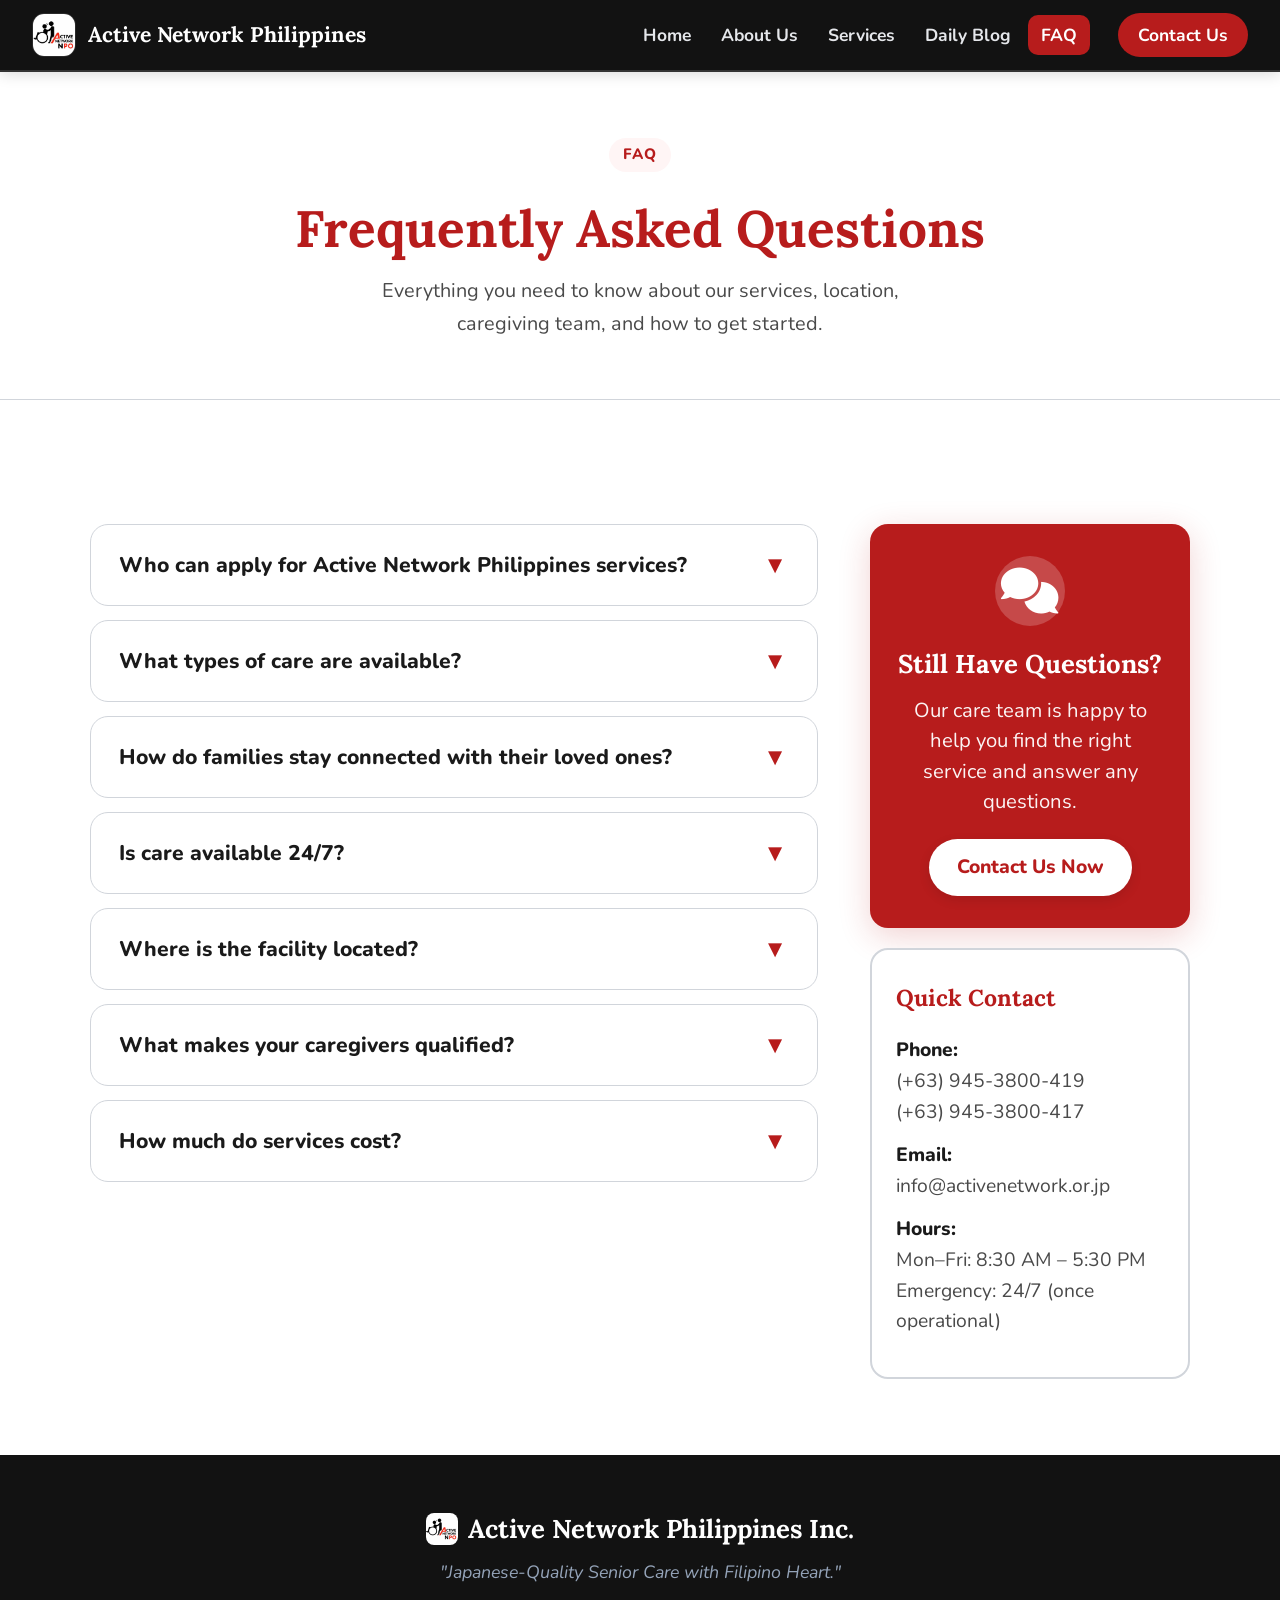
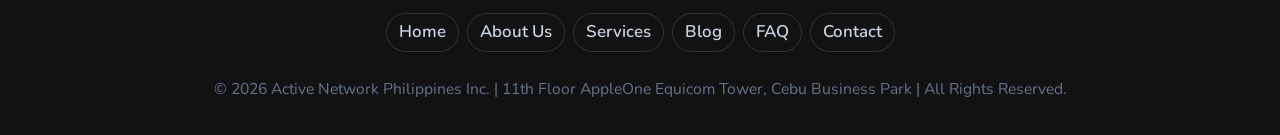
<file: HTML/faq.html>
<!DOCTYPE html>
<html lang="en">
<head>
<meta charset="UTF-8">
<meta name="viewport" content="width=device-width, initial-scale=1.0">
<title>Active Network Philippines – FAQ</title>
<link rel="stylesheet" href="../CSS/style.css">
<link rel="stylesheet" href="../CSS/faq.css">
<link rel="stylesheet" href="https://cdnjs.cloudflare.com/ajax/libs/font-awesome/6.0.0/css/all.min.css">

<script type="text/javascript" 
 src="//translate.google.com/translate_a/element.js?cb=googleTranslateElementInit"> 
 </script> 
</head>
<body>

<nav id="navbar">
  <a href="../index.html" class="nav-logo"><img src="../images/logo.jpg" alt="Logo"> Active Network Philippines</a>
  <ul class="nav-links" id="navLinks">
    <li><a href="../index.html">Home</a></li>
    <li><a href="about.html">About Us</a></li>
    <li><a href="services.html">Services</a></li>
    <li><a href="blog.html">Daily Blog</a></li>
    <li><a href="faq.html" class="active">FAQ</a></li>
    <li class="nav-translate"><div id="google_translate_element"></div></li>
    <li><a href="contact.html" class="nav-cta">Contact Us</a></li>
  </ul>
  <button class="hamburger" id="hamburger" aria-label="Menu">
    <span></span><span></span><span></span>
  </button>
</nav>

<div class="page-banner">
  <div class="section-tag">FAQ</div>
  <h1>Frequently Asked Questions</h1>
  <p>Everything you need to know about our services, location, caregiving team, and how to get started.</p>
</div>

<section class="section faq-section">
  <div class="container">
    <div class="faq-wrap">

      <div class="faq-list">

        <div class="faq-item">
          <button class="faq-q">Who can apply for Active Network Philippines services? <span class="faq-arrow">▼</span></button>
          <div class="faq-a">Seniors worldwide are welcome, especially Japanese and international retirees, as well as returning Filipino expatriates (Balikbayans) who wish to retire in the Philippines with structured care and support.</div>
        </div>

        <div class="faq-item">
          <button class="faq-q">What types of care are available? <span class="faq-arrow">▼</span></button>
          <div class="faq-a">We offer long- and short-term assisted living, day services, personalized nursing care plans, post-hospital recovery support, Balikbayan retirement services, and lifestyle and wellness programs.</div>
        </div>

        <div class="faq-item">
          <button class="faq-q">How do families stay connected with their loved ones? <span class="faq-arrow">▼</span></button>
          <div class="faq-a">Families abroad receive regular updates and can stay connected through scheduled video calls and consistent communication with our care team. We ensure families always feel informed and involved.</div>
        </div>

        <div class="faq-item">
          <button class="faq-q">Is care available 24/7? <span class="faq-arrow">▼</span></button>
          <div class="faq-a">Yes. Caregivers provide round-the-clock assistance with seamless coordination with hospitals when necessary. Emergency support will be available 24/7 once the facility is fully operational.</div>
        </div>

        <div class="faq-item">
          <button class="faq-q">Where is the facility located? <span class="faq-arrow">▼</span></button>
          <div class="faq-a">Our administrative office is located at the 11th Floor AppleOne Equicom Tower, Cebu Business Park, Cebu City. The assisted living facility is planned to be developed within Cebu Province, offering a peaceful and accessible environment.</div>
        </div>

        <div class="faq-item">
          <button class="faq-q">What makes your caregivers qualified? <span class="faq-arrow">▼</span></button>
          <div class="faq-a">Our caregivers are professionally trained in structured, detail-oriented care practices that emphasize safety, consistency, and compassionate support. Guided by Japanese-standard care principles, they are equipped to handle the physical, emotional, and social needs of every resident with skill and sensitivity.</div>
        </div>

        <div class="faq-item">
          <button class="faq-q">How much do services cost? <span class="faq-arrow">▼</span></button>
          <div class="faq-a">Rates vary depending on the services and care plans required. We offer personalized quotations upon inquiry. Contact our team for a free consultation and we'll outline the most suitable options for your situation.</div>
        </div>

      </div>

      <!-- Sidebar -->
      <div class="faq-sidebar">
        <div class="sidebar-card">
          <span class="ic" style="background: rgba(255,255,255,0.2);"><i class="fas fa-comments" style="color: #fff;"></i></span>
          <h3>Still Have Questions?</h3>
          <p>Our care team is happy to help you find the right service and answer any questions.</p>
          <a href="contact.html" class="btn-outline-white">Contact Us Now</a>
        </div>
        <div class="sidebar-info">
          <h4>Quick Contact</h4>
          <p><strong>Phone:</strong><br>(+63) 945-3800-419<br>(+63) 945-3800-417</p>
          <p><strong>Email:</strong><br>info@activenetwork.or.jp</p>
          <p><strong>Hours:</strong><br>Mon–Fri: 8:30 AM – 5:30 PM<br>Emergency: 24/7 (once operational)</p>
        </div>
      </div>

    </div>
  </div>
</section>

<footer>
  <div class="footer-logo"><img src="../images/logo.jpg" alt="Logo"> Active Network Philippines Inc.</div>
  <div class="footer-tagline">"Japanese-Quality Senior Care with Filipino Heart."</div>
  <nav class="footer-links">
    <a href="../index.html">Home</a>
    <a href="about.html">About Us</a>
    <a href="services.html">Services</a>
    <a href="blog.html">Blog</a>
    <a href="faq.html">FAQ</a>
    <a href="contact.html">Contact</a>
  </nav>
  <div class="footer-copy">© 2026 Active Network Philippines Inc. | 11th Floor AppleOne Equicom Tower, Cebu Business Park | All Rights Reserved.</div>
</footer>

<script src="../JS/nav.js"></script>
<script src="../JS/faq.js"></script>

<script type="text/javascript"> 
function googleTranslateElementInit() { 
  new google.translate.TranslateElement( 
    { 
      pageLanguage: 'en', 
      autoDisplay: false, 
      multilanguagePage: true 
    }, 
    'google_translate_element' 
  ); 
} 
</script> 
</body>
</html>
</file>
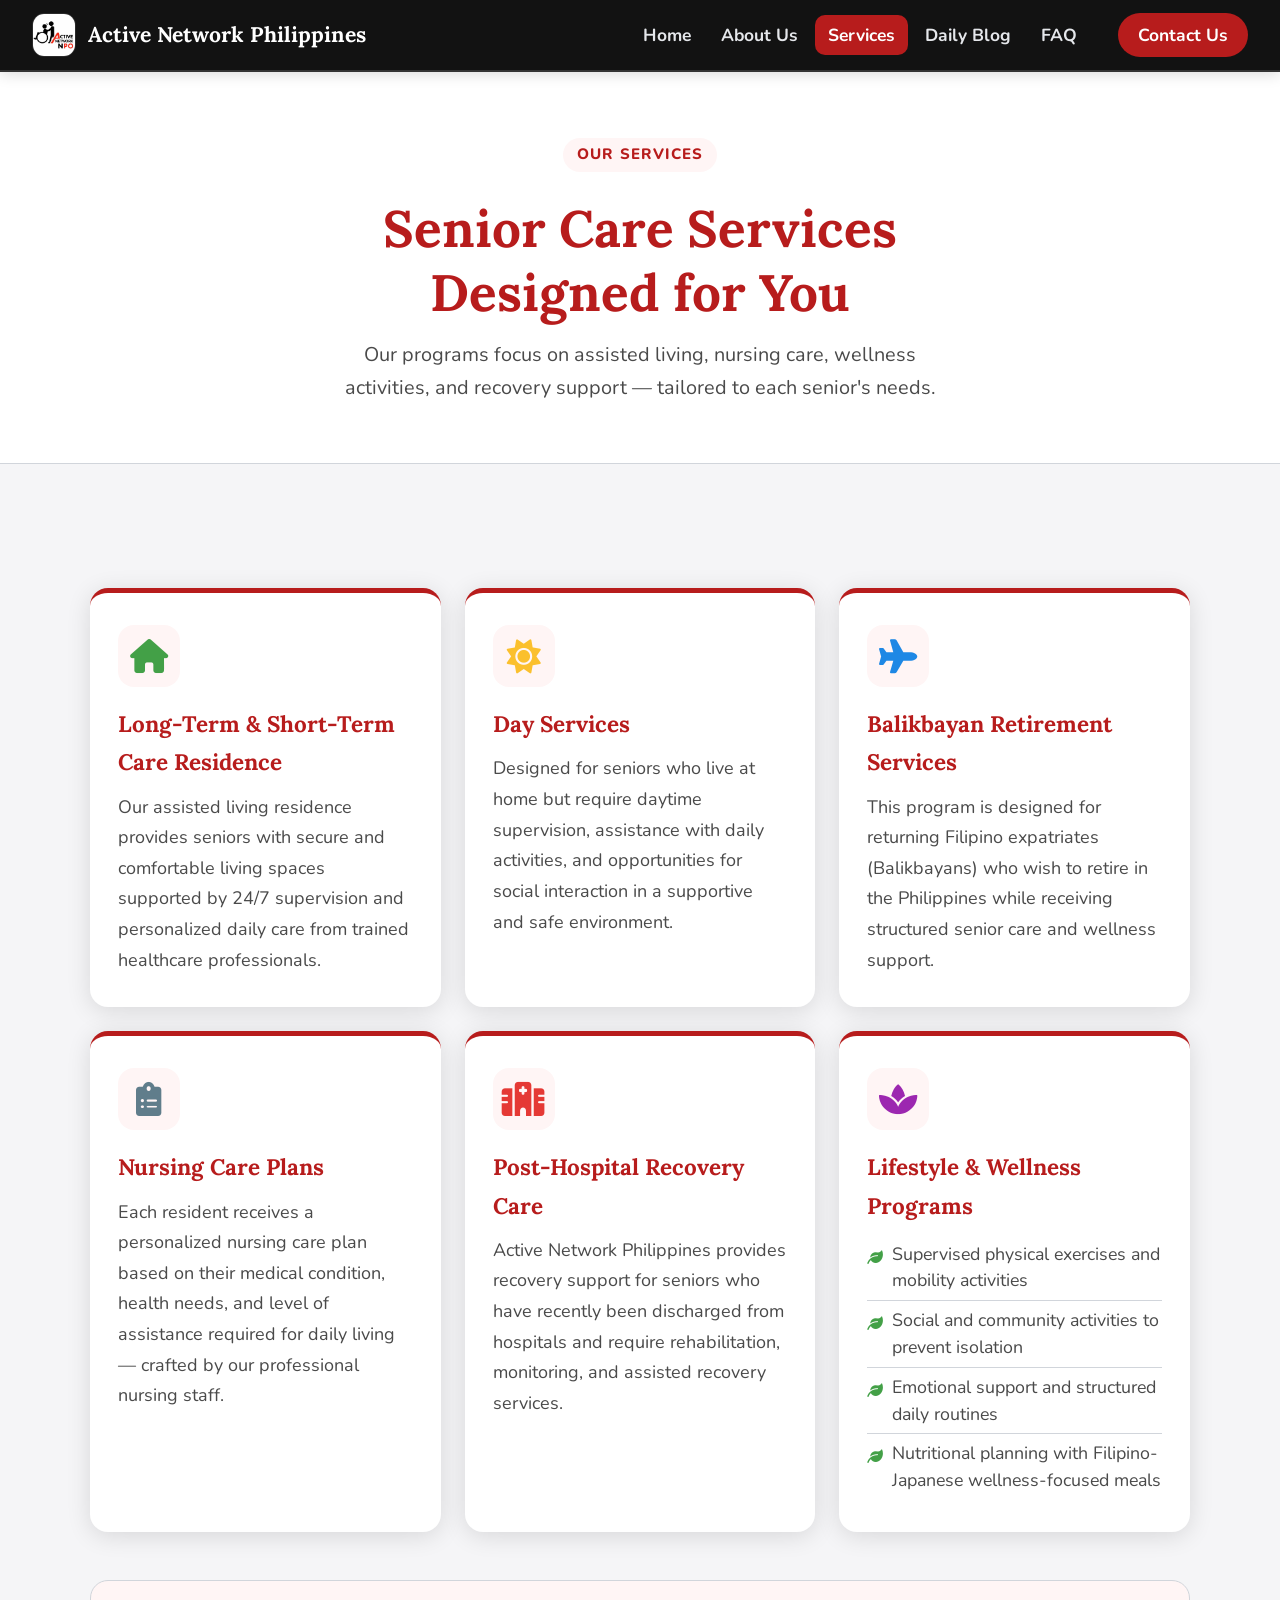
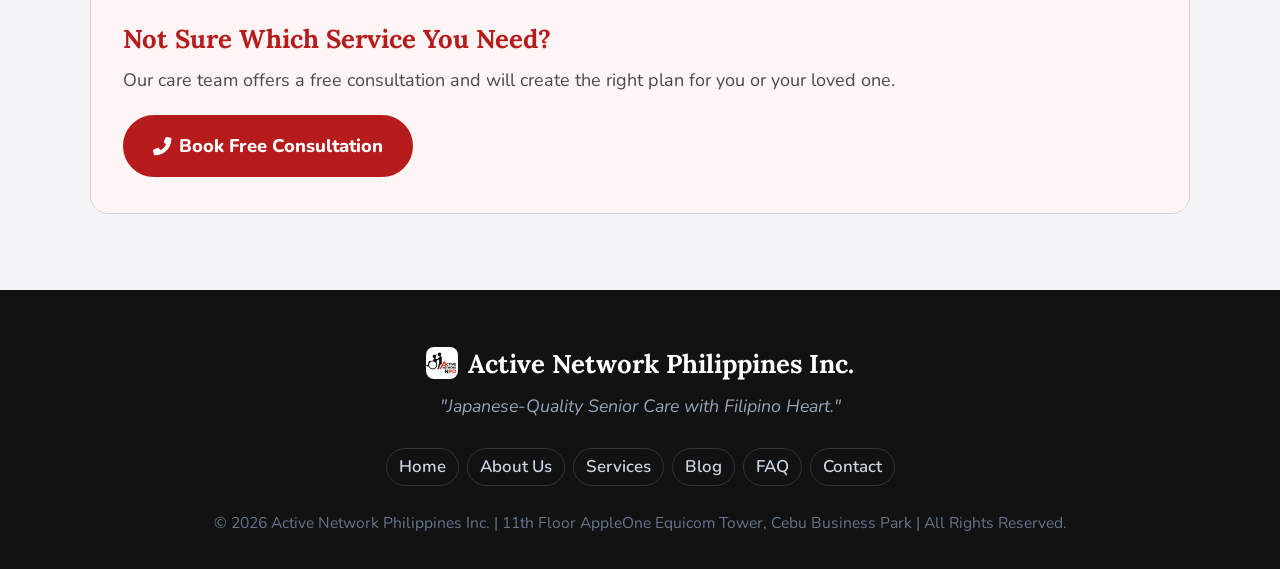
<file: HTML/services.html>
<!DOCTYPE html>
<html lang="en">
<head>
<meta charset="UTF-8">
<meta name="viewport" content="width=device-width, initial-scale=1.0">
<title>Active Network Philippines – Services</title>
<link rel="stylesheet" href="../CSS/style.css">
<link rel="stylesheet" href="../CSS/services.css">
<link rel="stylesheet" href="https://cdnjs.cloudflare.com/ajax/libs/font-awesome/6.0.0/css/all.min.css">

<script type="text/javascript" 
 src="//translate.google.com/translate_a/element.js?cb=googleTranslateElementInit"> 
 </script> 
</head>
<body>

<nav id="navbar">
  <a href="../index.html" class="nav-logo"><img src="../images/logo.jpg" alt="Logo"> Active Network Philippines</a>
  <ul class="nav-links" id="navLinks">
    <li><a href="../index.html">Home</a></li>
    <li><a href="about.html">About Us</a></li>
    <li><a href="services.html" class="active">Services</a></li>
    <li><a href="blog.html">Daily Blog</a></li>
    <li><a href="faq.html">FAQ</a></li>
    <li class="nav-translate"><div id="google_translate_element"></div></li>
    <li><a href="contact.html" class="nav-cta">Contact Us</a></li>
  </ul>
  <button class="hamburger" id="hamburger" aria-label="Menu">
    <span></span><span></span><span></span>
  </button>
</nav>

<div class="page-banner">
  <div class="section-tag">Our Services</div>
  <h1>Senior Care Services Designed for You</h1>
  <p>Our programs focus on assisted living, nursing care, wellness activities, and recovery support — tailored to each senior's needs.</p>
</div>

<section class="section services-section">
  <div class="container">
    <div class="services-grid">

      <div class="service-card">
        <div class="service-icon"><i class="fas fa-home"></i></div>
        <h3>Long-Term &amp; Short-Term Care Residence</h3>
        <p>Our assisted living residence provides seniors with secure and comfortable living spaces supported by 24/7 supervision and personalized daily care from trained healthcare professionals.</p>
      </div>

      <div class="service-card">
        <div class="service-icon"><i class="fas fa-sun"></i></div>
        <h3>Day Services</h3>
        <p>Designed for seniors who live at home but require daytime supervision, assistance with daily activities, and opportunities for social interaction in a supportive and safe environment.</p>
      </div>

      <div class="service-card">
        <div class="service-icon"><i class="fas fa-plane"></i></div>
        <h3>Balikbayan Retirement Services</h3>
        <p>This program is designed for returning Filipino expatriates (Balikbayans) who wish to retire in the Philippines while receiving structured senior care and wellness support.</p>
      </div>

      <div class="service-card">
        <div class="service-icon"><i class="fas fa-clipboard-list"></i></div>
        <h3>Nursing Care Plans</h3>
        <p>Each resident receives a personalized nursing care plan based on their medical condition, health needs, and level of assistance required for daily living — crafted by our professional nursing staff.</p>
      </div>

      <div class="service-card">
        <div class="service-icon"><i class="fas fa-hospital"></i></div>
        <h3>Post-Hospital Recovery Care</h3>
        <p>Active Network Philippines provides recovery support for seniors who have recently been discharged from hospitals and require rehabilitation, monitoring, and assisted recovery services.</p>
      </div>

      <div class="service-card">
        <div class="service-icon"><i class="fas fa-spa"></i></div>
        <h3>Lifestyle &amp; Wellness Programs</h3>
        <ul class="wellness-list">
          <li>Supervised physical exercises and mobility activities</li>
          <li>Social and community activities to prevent isolation</li>
          <li>Emotional support and structured daily routines</li>
          <li>Nutritional planning with Filipino-Japanese wellness-focused meals</li>
        </ul>
      </div>

    </div>

    <div class="services-cta">
      <div>
        <h3>Not Sure Which Service You Need?</h3>
        <p>Our care team offers a free consultation and will create the right plan for you or your loved one.</p>
      </div>
      <a href="contact.html" class="btn btn-primary"><i class="fas fa-phone-alt"></i> Book Free Consultation</a>
    </div>
  </div>
</section>

<footer>
  <div class="footer-logo"><img src="../images/logo.jpg" alt="Logo"> Active Network Philippines Inc.</div>
  <div class="footer-tagline">"Japanese-Quality Senior Care with Filipino Heart."</div>
  <nav class="footer-links">
    <a href="../index.html">Home</a>
    <a href="about.html">About Us</a>
    <a href="services.html">Services</a>
    <a href="blog.html">Blog</a>
    <a href="faq.html">FAQ</a>
    <a href="contact.html">Contact</a>
  </nav>
  <div class="footer-copy">© 2026 Active Network Philippines Inc. | 11th Floor AppleOne Equicom Tower, Cebu Business Park | All Rights Reserved.</div>
</footer>

<script src="../JS/nav.js"></script>

<script type="text/javascript"> 
function googleTranslateElementInit() { 
  new google.translate.TranslateElement( 
    { 
      pageLanguage: 'en', 
      autoDisplay: false, 
      multilanguagePage: true 
    }, 
    'google_translate_element' 
  ); 
} 
</script> 
</body>
</html>
</file>
<file: CSS/style.css>
@import url('https://fonts.googleapis.com/css2?family=Lora:ital,wght@0,400;0,600;0,700;1,400&family=Nunito:wght@400;600;700;800&display=swap');

:root {
  --primary:    #b71c1c; /* Slightly deeper Red for better contrast */
  --primary-lt: #d32f2f; 
  --primary-bg: #fff5f5; 
  --black:      #121212; /* Deeper Black */
  --text:       #1a1a1a; /* Almost Black for maximum readability */
  --muted:      #4a4a4a; /* Darker muted text */
  --bg-main:    #f5f5f7; /* Slightly more tinted off-white/gray */
  --white:      #ffffff;
  --card-bg:    #ffffff;
  --border:     #d1d5db; /* Darker borders for better definition */
  --radius:     18px;
  --shadow:     0 4px 24px rgba(0,0,0,0.12);
  
  /* Aliases for compatibility */
  --green:    var(--primary);
  --green-lt: var(--primary-lt);
  --green-bg: var(--primary-bg);
}

*, *::before, *::after { box-sizing: border-box; margin: 0; padding: 0; }
html { scroll-behavior: smooth; font-size: 115%; } /* Scales up all rem values globally */
body {
  font-family: 'Nunito', sans-serif;
  font-size: 1.1rem; /* Base text size is now larger */
  line-height: 1.7;
  color: var(--text);
  background: var(--bg-main);
  -webkit-font-smoothing: antialiased;
  -moz-osx-font-smoothing: grayscale;
}

/* ─── NAV ─── */
#navbar {
  position: sticky; top: 0; z-index: 100;
  background: var(--black);
  border-bottom: 2px solid #333;
  padding: 0 32px;
  display: flex; align-items: center; justify-content: space-between;
  height: 72px;
  box-shadow: 0 2px 14px rgba(0,0,0,.15);
}
.nav-logo {
  display: flex; align-items: center; gap: 12px;
  font-family: 'Lora', serif;
  font-weight: 700; font-size: 1.15rem;
  color: var(--white); text-decoration: none;
}
.nav-logo img {
  width: 44px; height: 44px;
  border-radius: 12px;
  object-fit: cover;
  border: 1px solid rgba(255,255,255,.1);
}
.nav-links { display: flex; gap: 4px; list-style: none; }
.nav-links a {
  text-decoration: none; color: #e5e7eb;
  font-weight: 700; font-size: .95rem;
  padding: 8px 13px; border-radius: 10px;
  transition: background .2s, color .2s;
}
.nav-links a:hover,
.nav-links a.active { background: var(--primary); color: var(--white); }
.nav-cta {
  background: var(--primary) !important;
  color: var(--white) !important;
  padding: 10px 20px !important;
  border-radius: 30px !important;
}
.nav-cta:hover,
.nav-cta.active { background: var(--primary-lt) !important; }

.hamburger { display: none; flex-direction: column; gap: 5px; cursor: pointer; background: none; border: none; padding: 6px; }
.hamburger span { display: block; width: 28px; height: 3px; background: var(--white); border-radius: 3px; }

/* ─── GOOGLE TRANSLATE ─── */
.nav-translate {
  display: flex;
  align-items: center;
  padding: 0 10px;
}

#google_translate_element { 
  display: inline-block; 
  vertical-align: middle; 
  position: relative;
} 

/* Style the dropdown button to look professional */
.goog-te-gadget .goog-te-combo {
  display: inline-block !important;
  vertical-align: middle !important;
  background-color: #1a1a1a !important; 
  border: 1px solid #8B0000 !important; 
  border-radius: 20px !important; 
  color: #e5e7eb !important; 
  font-size: 14px !important; 
  padding: 6px 35px 6px 35px !important; /* Space for globe and arrow */
  cursor: pointer !important; 
  font-family: 'Nunito', sans-serif !important; 
  font-weight: 700 !important;
  outline: none !important;
  margin: 0 !important;
  transition: all .2s ease;
  -webkit-appearance: none;
  -moz-appearance: none;
  appearance: none;
  /* Globe icon 🌐 and Arrow ▼ */
  background-image: 
    url("data:image/svg+xml,%3Csvg xmlns='http://www.w3.org/2000/svg' width='16' height='16' fill='%23e5e7eb' viewBox='0 0 16 16'%3E%3Cpath d='M0 8a8 8 0 1 1 16 0A8 8 0 0 1 0 8zm7.5-6.923c-.67.204-1.335.82-1.887 1.855A7.97 7.97 0 0 0 5.145 4H7.5V1.077zM4.09 4a9.267 9.267 0 0 1 .64-1.539 6.7 6.7 0 0 1 .597-.933A7.025 7.025 0 0 0 2.255 4H4.09zm-.582 3.5c.03-.877.138-1.718.312-2.5H1.674a6.958 6.958 0 0 0-.656 2.5h2.49zM4.847 5a12.5 12.5 0 0 0-.338 2.5H7.5V5H4.847zM8.5 5v2.5h2.99a12.495 12.495 0 0 0-.337-2.5H8.5zM4.51 8.5a12.5 12.5 0 0 0 .337 2.5H7.5V8.5H4.51zm3.99 0V11h2.653c.187-.765.306-1.608.338-2.5H8.5zM5.145 12c.138.386.295.744.458 1.068.552 1.035 1.218 1.65 1.887 1.855V12H5.145zm.13 2.44a6.7 6.7 0 0 1-.597-.933A9.268 9.268 0 0 1 4.09 12H2.255a7.024 7.024 0 0 0 3.02 2.44zM1.118 8.5c.162 1.275.503 2.423 1.01 3.5H4.09c-.174-.782-.282-1.623-.312-2.5H1.118zm11.373 0c-.03.877-.138 1.718-.312 2.5h2.49a6.959 6.959 0 0 0 .656-2.5h-2.834zm1.01-3.5a6.959 6.959 0 0 0-1.01-3.5h-1.835c.174.782.282 1.623.312 2.5h2.533zM10.855 4a7.97 7.97 0 0 0-.468-1.068C9.835 1.897 9.17 1.282 8.5 1.077V4h2.355zm1.055 0c-.138-.386-.295-.744-.458-1.068-.552-1.035-1.218-1.65-1.887-1.855V4h2.345zm.13-2.44a6.7 6.7 0 0 1 .597.933A9.268 9.268 0 0 1 11.91 4h1.835a7.024 7.024 0 0 0-3.02-2.44zM14.882 8.5c-.162 1.275-.503 2.423-1.01 3.5h-1.835c.174-.782.282-1.623.312-2.5h2.533zm-4.027 3.5c-.138.386-.295.744-.458 1.068-.552 1.035-1.218 1.65-1.887 1.855V12h2.345zm.13 2.44a6.7 6.7 0 0 1 .597-.933A9.268 9.268 0 0 1 11.91 12h1.835a7.024 7.024 0 0 0-3.02 2.44zM8.5 14.923c.67-.204 1.335-.82 1.887-1.855.163-.324.32-.682.458-1.068H8.5v2.923z'/%3E%3C/svg%3E"),
    url("data:image/svg+xml,%3Csvg xmlns='http://www.w3.org/2000/svg' width='12' height='12' fill='%23e5e7eb' viewBox='0 0 16 16'%3E%3Cpath d='M7.247 11.14 2.451 5.658C1.885 5.013 2.345 4 3.204 4h9.592a1 1 0 0 1 .753 1.659l-4.796 5.48a1 1 0 0 1-1.506 0z'/%3E%3C/svg%3E") !important;
  background-repeat: no-repeat !important;
  background-position: left 12px center, right 12px center !important;
  background-size: 16px 16px, 12px 12px !important;
} 

.goog-te-gadget .goog-te-combo:hover { 
  background-color: #8B0000 !important; 
  color: white !important;
  background-image: 
    url("data:image/svg+xml,%3Csvg xmlns='http://www.w3.org/2000/svg' width='16' height='16' fill='%23ffffff' viewBox='0 0 16 16'%3E%3Cpath d='M0 8a8 8 0 1 1 16 0A8 8 0 0 1 0 8zm7.5-6.923c-.67.204-1.335.82-1.887 1.855A7.97 7.97 0 0 0 5.145 4H7.5V1.077zM4.09 4a9.267 9.267 0 0 1 .64-1.539 6.7 6.7 0 0 1 .597-.933A7.025 7.025 0 0 0 2.255 4H4.09zm-.582 3.5c.03-.877.138-1.718.312-2.5H1.674a6.958 6.958 0 0 0-.656 2.5h2.49zM4.847 5a12.5 12.5 0 0 0-.338 2.5H7.5V5H4.847zM8.5 5v2.5h2.99a12.495 12.495 0 0 0-.337-2.5H8.5zM4.51 8.5a12.5 12.5 0 0 0 .337 2.5H7.5V8.5H4.51zm3.99 0V11h2.653c.187-.765.306-1.608.338-2.5H8.5zM5.145 12c.138.386.295.744.458 1.068.552 1.035 1.218 1.65 1.887 1.855V12H5.145zm.13 2.44a6.7 6.7 0 0 1-.597-.933A9.268 9.268 0 0 1 4.09 12H2.255a7.024 7.024 0 0 0 3.02 2.44zM1.118 8.5c.162 1.275.503 2.423 1.01 3.5H4.09c-.174-.782-.282-1.623-.312-2.5H1.118zm11.373 0c-.03.877-.138 1.718-.312 2.5h2.49a6.959 6.959 0 0 0 .656-2.5h-2.834zm1.01-3.5a6.959 6.959 0 0 0-1.01-3.5h-1.835c.174.782.282-1.623.312 2.5h2.533zM10.855 4a7.97 7.97 0 0 0-.468-1.068C9.835 1.897 9.17 1.282 8.5 1.077V4h2.355zm1.055 0c-.138-.386-.295-.744-.458-1.068-.552-1.035-1.218-1.65-1.887-1.855V4h2.345zm.13-2.44a6.7 6.7 0 0 1 .597.933A9.268 9.268 0 0 1 11.91 4h1.835a7.024 7.024 0 0 0-3.02-2.44zM14.882 8.5c-.162 1.275-.503 2.423-1.01 3.5h-1.835c.174-.782.282-1.623.312-2.5h2.533zm-4.027 3.5c-.138.386-.295.744-.458 1.068-.552 1.035-1.218 1.65-1.887 1.855V12h2.345zm.13 2.44a6.7 6.7 0 0 1 .597-.933A9.268 9.268 0 0 1 11.91 12h1.835a7.024 7.024 0 0 0-3.02-2.44zM8.5 14.923c.67-.204 1.335-.82 1.887-1.855.163-.324.32-.682.458-1.068H8.5v2.923z'/%3E%3C/svg%3E"),
    url("data:image/svg+xml,%3Csvg xmlns='http://www.w3.org/2000/svg' width='12' height='12' fill='%23ffffff' viewBox='0 0 16 16'%3E%3Cpath d='M7.247 11.14 2.451 5.658C1.885 5.013 2.345 4 3.204 4h9.592a1 1 0 0 1 .753 1.659l-4.796 5.48a1 1 0 0 1-1.506 0z'/%3E%3C/svg%3E") !important;
} 

/* Dropdown options styling */
.goog-te-combo option {
  background-color: #1a1a1a !important;
  color: #e5e7eb !important;
}

/* Hide branding elements */
.goog-logo-link, 
.goog-te-gadget span,
.goog-te-banner-frame,
.goog-te-gadget-icon,
#goog-gt-tt,
.skiptranslate,
.goog-te-spinner-pos { 
  display: none !important; 
} 

.goog-te-gadget {
  font-size: 0 !important;
  color: transparent !important;
}

#google_translate_element .skiptranslate {
  display: inline-block !important;
}

body { 
  top: 0 !important; 
} 

iframe.goog-te-banner-frame { display: none !important; }
.goog-te-banner-frame.skiptranslate { display: none !important; }
body { top: 0px !important; } 

/* Responsive */
@media (max-width: 860px) {
  .nav-translate {
    padding: 10px 0;
    width: 100%;
    justify-content: flex-start;
  }
  .goog-te-gadget .goog-te-combo {
    width: 100%;
    max-width: 200px;
  }
} 

/* Responsive styling */
@media (max-width: 860px) {
  .nav-translate {
    padding: 10px 0;
    width: 100%;
    justify-content: flex-start;
  }
  .goog-te-gadget .goog-te-combo {
    width: 100%;
    max-width: 200px;
  }
}

/* ─── PAGE BANNER ─── */
.page-banner {
  background: var(--white);
  padding: 64px 32px 58px; text-align: center;
  border-bottom: 1px solid var(--border);
}
.page-banner h1 {
  font-family: 'Lora', serif;
  font-size: clamp(1.8rem, 4vw, 2.8rem);
  font-weight: 700; color: var(--primary);
  max-width: 720px; margin: 12px auto 14px; line-height: 1.25;
}
.page-banner p {
  font-size: 1.08rem; color: var(--muted);
  max-width: 600px; margin: 0 auto;
}

/* ─── SHARED ─── */
.section { padding: 76px 32px; }
.container { max-width: 1100px; margin: 0 auto; }
.section-tag {
  display: inline-block;
  background: var(--primary-bg); color: var(--primary);
  font-weight: 800; font-size: .82rem;
  letter-spacing: .08em; text-transform: uppercase;
  padding: 4px 14px; border-radius: 20px; margin-bottom: 12px;
}
.section-title {
  font-family: 'Lora', serif;
  font-size: clamp(1.6rem, 3.5vw, 2.4rem);
  font-weight: 700; color: var(--primary); margin-bottom: 12px;
}
.section-body { font-size: 1.05rem; color: var(--muted); max-width: 680px; }

.btn {
  display: inline-flex; align-items: center; gap: 8px;
  padding: 13px 28px; border-radius: 40px;
  font-family: 'Nunito', sans-serif; font-weight: 800; font-size: 1rem;
  cursor: pointer; text-decoration: none; border: none;
  transition: transform .15s, box-shadow .15s;
}
.btn:hover { transform: translateY(-2px); box-shadow: 0 6px 20px rgba(0,0,0,.13); }
.btn-primary { background: var(--primary); color: var(--white); border: 2px solid var(--primary); }
.btn-primary:hover { background: var(--white); color: var(--primary); }
.btn-secondary { background: var(--white); color: var(--primary); border: 2px solid var(--primary); }
.btn-secondary:hover { background: var(--primary); color: var(--white); }

/* ─── FOOTER ─── */
footer {
  background: var(--black); color: #cbd5e1;
  padding: 52px 32px 32px; text-align: center;
}
.footer-logo {
  display: flex; align-items: center; justify-content: center; gap: 10px;
  font-family: 'Lora', serif; font-size: 1.4rem;
  font-weight: 700; color: var(--white); margin-bottom: 6px;
}
.footer-logo img {
  width: 32px; height: 32px; border-radius: 8px; object-fit: cover;
}
.footer-tagline { font-size: .97rem; color: #94a3b8; font-style: italic; margin-bottom: 26px; }
.footer-links { display: flex; flex-wrap: wrap; gap: 8px; justify-content: center; margin-bottom: 24px; }
.footer-links a {
  color: #cbd5e1; text-decoration: none; font-weight: 600; font-size: .92rem;
  padding: 4px 12px; border-radius: 20px; border: 1px solid #333;
  transition: background .2s, border-color .2s;
}
.footer-links a:hover { background: var(--primary); border-color: var(--primary); color: var(--white); }
.footer-copy { font-size: .85rem; color: #64748b; }

/* ─── MOBILE ─── */
@media (max-width: 860px) {
  html { font-size: 105%; } /* Slightly smaller scale for mobile, but still bigger than before */
  body { font-size: 1.05rem; }
  #navbar { padding: 0 20px; }
  .nav-links {
    display: none; flex-direction: column;
    position: absolute; top: 72px; left: 0; right: 0;
    background: var(--black); border-top: 1px solid #333;
    padding: 14px 20px; gap: 4px;
    box-shadow: 0 8px 24px rgba(0,0,0,.2);
  }
  .nav-links.open { display: flex; }
  .hamburger { display: flex; }
  .section { padding: 52px 20px; }
  .page-banner { padding: 48px 20px 44px; }
}
</file>
<file: CSS/home.css>
/* HERO */
  #hero {
    position: relative; overflow: hidden;
    padding: 160px 32px 140px; /* Increased height to show more image */
    text-align: center;
    border-bottom: 2px solid var(--border);
  }

  /* Background Slideshow */
  .hero-slider {
    position: absolute; top: 0; left: 0;
    width: 100%; height: 100%; z-index: -1;
    background: #eee; /* Fallback color */
  }
  .hero-slider::after {
    content: ''; position: absolute; top: 0; left: 0;
    width: 100%; height: 100%;
    background: linear-gradient(0deg, rgba(255,255,255,0.60), rgba(255,255,255,0.60)); /* Reduced opacity for more visibility */
    z-index: 1;
  }
  .slide {
    position: absolute; top: 0; left: 0;
    width: 100%; height: 100%;
    background-size: cover; background-position: center top 10%; /* Shifted content down to show faces */
    opacity: 0; z-index: 0;
    animation: heroSlideshow 20s linear infinite;
  }
  .slide:nth-child(1) { animation-delay: 0s; opacity: 1; z-index: 1; } /* Show first slide immediately */
  .slide:nth-child(2) { animation-delay: 5s; }
  .slide:nth-child(3) { animation-delay: 10s; }
  .slide:nth-child(4) { animation-delay: 15s; }

  @keyframes heroSlideshow {
    0% { opacity: 0; transform: scale(1.05); }
    5% { opacity: 1; }
    25% { opacity: 1; }
    30% { opacity: 0; transform: scale(1); }
    100% { opacity: 0; }
  }

  .hero-content { 
    position: relative; z-index: 2; 
    text-shadow: 0 0 20px rgba(255,255,255,0.8); /* Added shadow for text contrast against visible background */
  }

  #hero::before {
    content: '';
    position: absolute; top: -90px; right: -90px;
    width: 380px; height: 380px; border-radius: 50%;
    background: radial-gradient(circle, rgba(183,28,28,0.15) 0%, transparent 70%);
    pointer-events: none; z-index: 0;
  }
  #hero::after {
    content: '';
    position: absolute; bottom: -60px; left: -60px;
    width: 260px; height: 260px; border-radius: 50%;
    background: radial-gradient(circle, rgba(183,28,28,0.08) 0%, transparent 70%);
    pointer-events: none; z-index: 0;
  }
  .hero-badge {
    display: inline-block;
    background: var(--primary); color: var(--white);
    font-weight: 800; font-size: .92rem; letter-spacing: .08em;
    padding: 8px 24px; border-radius: 30px;
    margin-bottom: 28px; text-transform: uppercase;
    box-shadow: 0 4px 12px rgba(183,28,28,0.2);
  }
  .hero-badge i { margin-right: 4px; }
  .hero-badge i.fa-map-marker-alt { color: #ffeb3b; } /* Yellow for visibility on red */
  .hero-badge i.fa-certificate { color: #81d4fa; } /* Light blue */

  .hero-title {
    font-family: 'Lora', serif;
    font-size: clamp(2.2rem, 6vw, 3.8rem);
    font-weight: 800; color: var(--primary); /* Restored to Red */
    line-height: 1.15; margin-bottom: 24px;
    max-width: 900px; margin-left: auto; margin-right: auto;
    text-shadow: 0 2px 10px rgba(255, 255, 255, 0.4);
  }
  .hero-sub {
    font-size: 1.25rem; color: #1a1a1a; /* Explicit dark color */
    font-weight: 700;
    max-width: 800px; margin: 0 auto 40px;
    line-height: 1.8;
    text-shadow: 0 0 1px rgba(255,255,255,1), 0 0 10px rgba(255,255,255,0.5);
  }
  .hero-btns { display: flex; flex-wrap: wrap; gap: 14px; justify-content: center; margin-bottom: 56px; }

  /* Countdown Timer */
  .countdown-container {
    position: absolute; top: 20px; right: 20px; z-index: 10;
    animation: fadeInRight 1s ease-out forwards;
  }
  .countdown-text {
    font-family: 'Lora', serif;
    font-size: 2rem;
    font-weight: 900;
    color: var(--primary);
    background: rgba(255, 255, 255, 0.5);
    display: inline-block;
    padding: 24px 48px;
    border-radius: 60px;
    box-shadow: 0 10px 30px rgba(0, 0, 0, 0.15);
    border: 3px solid rgba(183, 28, 28, 0.4);
    text-transform: uppercase;
    letter-spacing: 0.1em;
    backdrop-filter: blur(12px);
    -webkit-backdrop-filter: blur(12px);
    text-shadow: 0 1px 3px rgba(255, 255, 255, 0.9);
    animation: floating 4s ease-in-out infinite;
    animation-delay: 1s; /* Start floating after the fade-in finishes */
  }

  @keyframes fadeInRight {
    from { opacity: 0; transform: translateX(50px); }
    to { opacity: 1; transform: translateX(0); }
  }

  @keyframes floating {
    0% { transform: translateY(0px); }
    50% { transform: translateY(-15px); }
    100% { transform: translateY(0px); }
  }

  /* What We Do strip */
  .what-strip {
    display: grid;
    grid-template-columns: repeat(auto-fill, minmax(220px, 1fr));
    gap: 16px; margin-top: 0;
  }
  .what-chip {
    background: var(--white); border-radius: 14px;
    padding: 18px 20px;
    display: flex; align-items: center; gap: 12px;
    box-shadow: var(--shadow); font-weight: 700; font-size: .97rem;
    color: var(--text);
  }
  .what-chip .em { font-size: 1.5rem; }
  .what-chip .fa-hospital { color: #e53935; } /* Red */
  .what-chip .fa-stethoscope { color: #1e88e5; } /* Blue */
  .what-chip .fa-sun { color: #fbc02d; } /* Yellow */
  .what-chip .fa-plane { color: #43a047; } /* Green */

  /* Why choose */
  .why-section { background: var(--bg-main); text-align: center; }
  .why-section .section-body { margin-left: auto; margin-right: auto; }
  
  .why-grid {
    display: grid;
    grid-template-columns: repeat(auto-fit, minmax(270px, 1fr));
    gap: 22px; margin-top: 42px;
    justify-content: center;
  }
  .why-card {
    background: var(--card-bg); border: 1.5px solid var(--border);
    border-radius: var(--radius); padding: 28px 24px;
    display: flex; align-items: flex-start; gap: 16px;
    text-align: left;
    height: 100%;
    transition: background .3s, box-shadow .3s, transform .3s, border-color .3s;
  }
  .why-card:hover { 
    background: var(--primary); 
    border-color: var(--primary);
    box-shadow: 0 12px 30px rgba(183,28,28,0.3); 
    transform: translateY(-5px); 
  }
  .why-card:hover strong, 
  .why-card:hover span { color: var(--white); }
  .why-card:hover .ic { background: rgba(255,255,255,0.2); }
  .why-card:hover .ic i { color: var(--white); }

  .why-card .ic {
    width: 52px; height: 52px; min-width: 52px;
    background: var(--green-bg); border-radius: 14px;
    display: flex; align-items: center; justify-content: center;
    font-size: 1.55rem;
    transition: background .3s;
  }
  .why-card .ic i { color: var(--primary); }
  .why-card .ic .fa-award { color: #fbc02d; } /* Gold/Yellow */
  .why-card .ic .fa-home { color: #43a047; } /* Green */
  .why-card .ic .fa-user-md { color: #1e88e5; } /* Blue */
  .why-card .ic .fa-map-pin { color: #e53935; } /* Red */

  .why-card strong { display: block; font-size: 1.03rem; color: var(--text); margin-bottom: 5px; }
  .why-card span { font-size: .95rem; color: var(--muted); }

  /* Location */
  .location-section { background: var(--green-bg); }
  .location-grid {
    display: grid; grid-template-columns: 1fr 1fr; gap: 40px;
    align-items: center; margin-top: 42px;
  }
  .location-card {
    background: var(--white); border-radius: var(--radius);
    padding: 32px 28px; box-shadow: var(--shadow);
    border-left: 5px solid var(--green);
  }
  .location-card h3 {
    font-family: 'Lora', serif; font-size: 1.2rem;
    font-weight: 700; color: var(--green); margin-bottom: 10px;
    display: flex; align-items: center; gap: 10px;
  }
  .location-card h3 i { color: var(--primary); opacity: 0.8; }
  .location-card p { font-size: 1rem; color: var(--muted); }

  /* CTA */
  .cta-section {
    background: var(--green); padding: 70px 32px;
    text-align: center; color: var(--white);
  }
  .cta-section h2 { font-family: 'Lora', serif; font-size: clamp(1.6rem, 3vw, 2.4rem); margin-bottom: 14px; }
  .cta-section p { font-size: 1.1rem; opacity: .9; margin-bottom: 32px; max-width: 560px; margin-left: auto; margin-right: auto; }
  .btn i { margin-right: 4px; }
  .btn-white { background: var(--white) !important; color: var(--primary) !important; }
  .btn-white:hover { background: var(--primary-bg) !important; }

  @media (max-width: 860px) {
    #hero { padding: 100px 20px 80px; } /* Reduced padding for mobile to "zoom out" the view */
    .hero-title { margin-bottom: 18px; }
    .hero-sub { font-size: 1.1rem; margin-bottom: 32px; }
    .hero-btns { margin-bottom: 40px; }
    .what-strip { grid-template-columns: repeat(2, 1fr); gap: 12px; } /* 2 columns for better fit */
    .what-chip { padding: 14px 12px; font-size: .88rem; gap: 8px; }
    .what-chip .em { font-size: 1.25rem; }
    
    .location-grid { grid-template-columns: 1fr; }
    
    .countdown-container {
      position: relative; top: 0; right: 0;
      margin-top: 20px;
      text-align: center;
    }
  }
</file>
<file: CSS/about.css>
/* ─── PAGE BANNER OVERRIDE ─── */
  .page-banner {
    position: relative;
    background-image: url('../images/bg6.jpeg');
    background-size: cover;
    background-position: center 25%;
    padding: 160px 32px 140px;
    border-bottom: 2px solid var(--border);
    overflow: hidden;
  }

  .page-banner::after {
    content: '';
    position: absolute;
    top: 0;
    left: 0;
    width: 100%;
    height: 100%;
    background: linear-gradient(0deg, rgba(255,255,255,0.65), rgba(255,255,255,0.65));
    z-index: 1;
  }

  .page-banner > * {
    position: relative;
    z-index: 2;
    text-shadow: 0 0 20px rgba(255,255,255,0.8);
  }

  .page-banner h1 {
    font-size: clamp(2.2rem, 6vw, 3.8rem);
    text-shadow: 0 2px 10px rgba(255, 255, 255, 0.4);
    max-width: none;
    width: 100%;
  }

  .page-banner p {
    font-size: 1.3rem;
    color: var(--text);
    font-weight: 700;
    text-shadow: 0 0 1px rgba(255,255,255,1), 0 0 10px rgba(255,255,255,0.5);
  }

  .about-section { background: var(--white); }
  .about-grid {
    display: grid; grid-template-columns: 1fr 1fr;
    gap: 56px; align-items: start; margin-top: 48px;
  }
  .about-visual {
    background: var(--white);
    border: 1px solid var(--border);
    border-radius: var(--radius); padding: 40px;
    display: flex; flex-direction: column; gap: 24px;
    box-shadow: var(--shadow);
  }
  .about-stat {
    background: var(--white); border-radius: 14px;
    padding: 18px 22px;
    display: flex; align-items: center; gap: 16px;
    box-shadow: var(--shadow);
  }
  .about-stat .ic { font-size: 1.8rem; min-width: 40px; text-align: center; }
  .about-stat .fa-award { color: #fbc02d; } /* Gold */
  .about-stat .fa-map-marker-alt { color: #e53935; } /* Red */
  .about-stat .fa-clock { color: #1e88e5; } /* Blue */
  .about-stat .lbl { font-size: 1rem; font-weight: 700; color: var(--text); }
  .about-stat .sub { font-size: .88rem; color: var(--muted); margin-top: 2px; }
  .about-quote {
    background: var(--green); color: var(--white);
    border-radius: 14px; padding: 22px 22px;
    font-family: 'Lora', serif; font-style: italic;
    font-size: 1.05rem; line-height: 1.65;
  }

  .about-text h3 {
    font-family: 'Lora', serif; font-size: 1.3rem;
    font-weight: 700; color: var(--green); margin: 28px 0 10px;
  }
  .about-text h3:first-child { margin-top: 0; }
  .about-text p { font-size: 1.05rem; color: var(--muted); margin-bottom: 14px; }

  /* Mission/Vision */
  .mv-grid {
    display: grid; grid-template-columns: 1fr 1fr; gap: 22px; margin-top: 42px;
  }
  .mv-card {
    border-radius: var(--radius); padding: 30px 26px;
    border: 1.5px solid var(--border);
  }
  .mv-card.mission { background: var(--green); color: var(--white); border-color: var(--green); }
  .mv-card.vision { background: var(--card-bg); }
  .mv-card h3 {
    font-family: 'Lora', serif; font-size: 1.25rem;
    font-weight: 700; margin-bottom: 12px;
    display: flex; align-items: center; gap: 10px;
  }
  .mv-card.mission h3 i { color: #ffeb3b; } /* Yellow for visibility on green/red */
  .mv-card.vision h3 i { color: var(--green); }
  .mv-card p { font-size: 1rem; line-height: 1.7; }
  .mv-card.mission p { opacity: .92; }
  .mv-card.vision p { color: var(--muted); }

  /* Goals */
  .goals-section { background: var(--green-bg); }
  .goals-grid {
    display: grid; grid-template-columns: repeat(auto-fill, minmax(250px, 1fr));
    gap: 20px; margin-top: 42px;
  }
  .goal-card {
    background: var(--white); border-radius: var(--radius);
    padding: 26px 22px; box-shadow: var(--shadow);
    display: flex; align-items: flex-start; gap: 14px;
    transition: transform .3s, background .3s, box-shadow .3s;
  }
  .goal-card:hover { 
    transform: translateY(-5px); 
    background: var(--primary); 
    box-shadow: 0 12px 30px rgba(183,28,28,0.2); 
  }
  .goal-card:hover p,
  .goal-card:hover .num { color: var(--white); }

  .goal-card .num {
    font-family: 'Lora', serif; font-size: 1.8rem;
    font-weight: 700; color: var(--green); line-height: 1; min-width: 36px;
    transition: color .3s;
  }
  .goal-card p { font-size: .98rem; color: var(--muted); }

  /* Problem */
  .problem-section { background: var(--white); }
  .problem-box {
    background: var(--card-bg); border: 1.5px solid var(--border);
    border-radius: var(--radius); padding: 36px 34px;
    margin-top: 42px; max-width: 820px;
    border-left: 5px solid var(--green);
  }
  .problem-box p { font-size: 1.08rem; color: var(--muted); line-height: 1.8; }

  @media (max-width: 860px) {
    .page-banner { padding: 80px 20px 60px; }
    .about-grid { grid-template-columns: 1fr; }
    .about-visual { position: static; }
    .mv-grid { grid-template-columns: 1fr; }
  }
</file>
<file: CSS/blog.css>
.blog-section { background: var(--white); }

  /* Coming soon hero */
  .coming-soon {
    text-align: center;
    background: var(--card-bg); border: 1.5px solid var(--border);
    border-radius: 24px; padding: 64px 40px; margin-top: 48px;
  }
  .coming-soon .em { 
    font-size: 3.5rem; 
    margin-bottom: 24px; 
    display: inline-flex; 
    align-items: center; 
    justify-content: center;
    width: 100px;
    height: 100px;
    background: var(--primary-bg);
    border-radius: 50%;
    border: 2px solid var(--primary);
  }
  .coming-soon h2 {
    font-family: 'Lora', serif; font-size: 2.2rem;
    font-weight: 700; color: var(--primary); margin-bottom: 18px;
  }
  .coming-soon p { font-size: 1.2rem; color: var(--text); max-width: 600px; margin: 0 auto 32px; line-height: 1.6; }

  /* Subscribe */
  .sub-box {
    background: var(--primary); border-radius: var(--radius);
    padding: 32px 36px; max-width: 600px; margin: 0 auto;
    color: var(--white); text-align: center;
    box-shadow: 0 8px 32px rgba(183, 28, 28, 0.2);
  }
  .sub-box p { font-size: 1.15rem; font-weight: 700; color: var(--white); margin-bottom: 20px; }
  .sub-box p i { font-size: 1.4rem; margin-right: 8px; vertical-align: middle; }
  .sub-form { display: flex; gap: 12px; flex-wrap: wrap; justify-content: center; }
  .sub-form input {
    padding: 14px 22px; border: 2px solid rgba(255,255,255,0.3); border-radius: 30px;
    font-family: 'Nunito', sans-serif; font-size: 1.1rem;
    outline: none; min-width: 260px; flex: 1;
    background: var(--white); color: var(--text);
  }
  .sub-form button {
    padding: 14px 32px; background: var(--black); color: var(--white);
    border: none; border-radius: 30px;
    font-family: 'Nunito', sans-serif; font-weight: 800; font-size: 1.1rem;
    cursor: pointer; transition: all .2s; white-space: nowrap;
    box-shadow: 0 4px 12px rgba(0,0,0,0.2);
  }
  .sub-form button:hover { background: #000; transform: translateY(-2px); }

  /* Topics preview */
  .topics-section { background: var(--bg-main); }
  .topics-grid {
    display: grid; grid-template-columns: repeat(auto-fill, minmax(280px, 1fr));
    gap: 24px; margin-top: 48px;
  }
  .topic-card {
    background: var(--white); border-radius: 24px;
    padding: 32px 28px; box-shadow: var(--shadow);
    text-align: center; border: 1px solid var(--border);
    transition: all .3s ease;
  }
  .topic-card:hover { 
    transform: translateY(-8px); 
    background: var(--primary);
    border-color: var(--primary);
    box-shadow: 0 12px 40px rgba(183, 28, 28, 0.3);
  }
  .topic-card .em { 
    font-size: 2.2rem; 
    margin-bottom: 16px; 
    display: inline-flex;
    align-items: center;
    justify-content: center;
    width: 70px;
    height: 70px;
    background: var(--bg-main);
    border-radius: 20px;
    border: 1px solid var(--border);
    transition: all .3s ease;
  }
  .topic-card:hover .em {
    background: rgba(255, 255, 255, 0.2);
    border-color: rgba(255, 255, 255, 0.3);
  }
  .topic-card:hover .em i {
    color: #fff !important;
  }
  .topic-card strong { 
    display: block; font-size: 1.25rem; font-weight: 800; color: var(--primary); margin-bottom: 10px; 
    transition: color .3s ease;
  }
  .topic-card:hover strong {
    color: #fff;
  }
  .topic-card span { 
    font-size: 1.05rem; color: var(--muted); line-height: 1.5; 
    transition: color .3s ease;
  }
  .topic-card:hover span {
    color: rgba(255, 255, 255, 0.9);
  }
</file>
<file: CSS/contact.css>
.contact-section { background: var(--white); padding-bottom: 48px; }
  .contact-wrap {
    display: grid; grid-template-columns: 1fr 1.15fr;
    gap: 52px; align-items: stretch; margin-top: 48px;
  }

  .contact-info { display: flex; flex-direction: column; gap: 16px; height: 100%; }
  .info-row {
    display: flex; align-items: flex-start; gap: 16px;
    background: var(--card-bg); border: 1.5px solid var(--border);
    border-radius: 14px; padding: 18px 20px;
    transition: box-shadow .2s;
  }
  .info-row:hover { box-shadow: var(--shadow); }
  .info-row .ic {
    width: 60px; height: 60px; min-width: 60px;
    background: var(--primary); border-radius: 16px;
    display: flex; align-items: center; justify-content: center;
    font-size: 1.6rem; color: var(--white);
    box-shadow: 0 4px 12px rgba(183, 28, 28, 0.2);
  }
  .info-row .lbl {
    font-weight: 800; font-size: .95rem; color: var(--muted);
    margin-bottom: 6px; text-transform: uppercase; letter-spacing: .05em;
  }
  .info-row .val { font-size: 1.15rem; font-weight: 700; color: var(--text); line-height: 1.5; }

  .social-row {
    background: var(--card-bg); border: 1.5px solid var(--border);
    border-radius: 14px; padding: 24px;
    flex: 1;
    display: flex; flex-direction: column; justify-content: flex-start;
  }
  .social-row p { font-weight: 800; font-size: 1rem; color: var(--muted); margin-bottom: 16px; text-transform: uppercase; letter-spacing: .05em; }
  .social-btns { display: flex; gap: 12px; flex-wrap: wrap; }
  .social-btn {
    display: inline-flex; align-items: center; gap: 10px;
    padding: 12px 22px; border-radius: 30px; font-weight: 700; font-size: 1rem;
    text-decoration: none; border: 2px solid var(--border); color: var(--text);
    transition: all .2s;
  }
  .social-btn i { font-size: 1.2rem; }
  .social-btn:hover { background: var(--primary); border-color: var(--primary); color: var(--white); transform: translateY(-2px); }

  /* Form */
  .form-card {
    background: var(--card-bg); border: 1.5px solid var(--border);
    border-radius: 22px; padding: 38px 34px; box-shadow: var(--shadow);
  }
  .form-card h2 { font-family: 'Lora', serif; font-size: 1.5rem; font-weight: 700; color: var(--green); margin-bottom: 6px; }
  .form-card > p { font-size: .97rem; color: var(--muted); margin-bottom: 26px; }
  .form-row { margin-bottom: 16px; }
  .form-row label { display: block; font-weight: 800; font-size: .97rem; color: var(--text); margin-bottom: 6px; }
  .form-row input,
  .form-row select,
  .form-row textarea {
    width: 100%; padding: 13px 16px;
    border: 2px solid var(--border); border-radius: 12px;
    font-family: 'Nunito', sans-serif; font-size: 1rem; color: var(--text);
    background: var(--white); transition: border-color .2s; outline: none;
  }
  .form-row input:focus,
  .form-row select:focus,
  .form-row textarea:focus { border-color: var(--green); }
  .form-row textarea { resize: vertical; min-height: 120px; }
  .form-2col { display: grid; grid-template-columns: 1fr 1fr; gap: 14px; }
  .form-submit {
    width: 100%; padding: 15px;
    background: var(--green); color: var(--white); border: none;
    border-radius: 40px; font-family: 'Nunito', sans-serif;
    font-weight: 800; font-size: 1.1rem; cursor: pointer; margin-top: 8px;
    transition: background .2s, transform .15s;
  }
  .form-submit:hover { background: var(--green-lt); transform: translateY(-2px); }
  #form-success {
    display: none;
    background: var(--green-bg); border: 2px solid var(--green);
    border-radius: 14px; padding: 22px 22px;
    color: var(--green); font-weight: 700; font-size: 1.05rem;
    margin-top: 14px; text-align: center; line-height: 1.7;
  }

  /* Right Column Stack */
  .contact-form-side { display: flex; flex-direction: column; gap: 24px; }

  /* Map */
  .map-container {
    border-radius: 24px;
    overflow: hidden;
    border: 1.5px solid var(--border);
    box-shadow: var(--shadow);
    height: 250px; /* Fixed height to crop the bottom */
  }
  .map-container iframe { 
    display: block;
    margin-top: -10px; /* Shift up slightly to keep centered */
  }

  .small-map { margin-top: 0; }

  @media (max-width: 860px) {
    .contact-wrap { grid-template-columns: 1fr; align-items: start; }
    .contact-info { height: auto; }
    .social-row { flex: none; }
    .form-card { padding: 26px 20px; }
    .form-2col { grid-template-columns: 1fr; }
    .map-container { margin-top: 40px; border-radius: 18px; }
    .map-container iframe { height: 350px; }
  }
</file>
<file: CSS/faq.css>
.faq-section { background: var(--white); }
  .faq-wrap {
    display: grid; grid-template-columns: 1fr 320px;
    gap: 52px; align-items: start; margin-top: 48px;
  }
  .faq-list { display: flex; flex-direction: column; gap: 14px; }
  .faq-item {
    background: var(--card-bg); border-radius: var(--radius);
    border: 1.5px solid var(--border); overflow: hidden;
  }
  .faq-q {
    width: 100%; background: none; border: none; cursor: pointer;
    text-align: left; padding: 24px 28px;
    font-family: 'Nunito', sans-serif;
    font-size: 1.15rem; font-weight: 800; color: var(--text);
    display: flex; justify-content: space-between; align-items: center;
    gap: 16px; transition: background .2s;
  }
  .faq-q:hover { background: var(--primary-bg); }
  .faq-arrow { font-size: 1.3rem; transition: transform .3s ease; color: var(--primary); min-width: 28px; text-align: center; }
  .faq-a {
    max-height: 0; overflow: hidden; padding: 0 28px;
    font-size: 1.1rem; color: var(--muted); line-height: 1.7;
    transition: max-height .4s ease, padding .3s ease;
  }
  .faq-item.open .faq-a { max-height: 400px; padding: 0 28px 26px; }
  .faq-item.open .faq-arrow { transform: rotate(180deg); }
  .faq-item.open .faq-q { color: var(--primary); background: var(--primary-bg); }

  /* Sidebar */
  .faq-sidebar { position: sticky; top: 100px; display: flex; flex-direction: column; gap: 20px; }
  .sidebar-card {
    background: var(--primary); border-radius: var(--radius);
    padding: 32px 28px; color: var(--white); text-align: center;
    box-shadow: 0 8px 32px rgba(183, 28, 28, 0.2);
  }
  .sidebar-card .ic { 
    font-size: 2.5rem; 
    margin-bottom: 16px; 
    display: inline-flex;
    align-items: center;
    justify-content: center;
    width: 70px;
    height: 70px;
    background: rgba(255,255,255,0.2);
    border-radius: 50%;
  }
  .sidebar-card h3 { font-family: 'Lora', serif; font-size: 1.4rem; font-weight: 700; margin-bottom: 10px; }
  .sidebar-card p { font-size: 1.1rem; opacity: .95; margin-bottom: 22px; line-height: 1.5; }
  .btn-outline-white {
    display: inline-block; padding: 12px 28px;
    background: var(--white); color: var(--primary);
    border: none; border-radius: 30px;
    font-family: 'Nunito', sans-serif; font-weight: 800; font-size: 1.05rem;
    text-decoration: none; transition: transform .2s, box-shadow .2s;
    box-shadow: 0 4px 12px rgba(0,0,0,0.1);
  }
  .btn-outline-white:hover { transform: translateY(-2px); box-shadow: 0 6px 16px rgba(0,0,0,0.2); }

  .sidebar-info {
    background: var(--card-bg); border: 2px solid var(--border);
    border-radius: var(--radius); padding: 28px 24px;
  }
  .sidebar-info h4 { font-family: 'Lora', serif; font-size: 1.25rem; font-weight: 700; color: var(--primary); margin-bottom: 18px; }
  .sidebar-info p { font-size: 1.05rem; color: var(--muted); margin-bottom: 12px; line-height: 1.6; }
  .sidebar-info strong { color: var(--text); font-weight: 800; }

  @media (max-width: 860px) {
    .faq-wrap { grid-template-columns: 1fr; }
    .faq-sidebar { position: static; }
  }
</file>
<file: CSS/services.css>
.services-section { background: var(--bg-main); }
  .services-grid {
    display: grid;
    grid-template-columns: repeat(auto-fill, minmax(320px, 1fr));
    gap: 24px; margin-top: 48px;
  }
  .service-card {
    background: var(--card-bg); border-radius: var(--radius);
    padding: 32px 28px; box-shadow: var(--shadow);
    border-top: 5px solid var(--green);
    transition: transform .3s, background .3s, box-shadow .3s, border-color .3s;
  }
  .service-card:hover { 
    transform: translateY(-8px); 
    background: var(--primary); 
    border-top-color: var(--white);
    box-shadow: 0 20px 48px rgba(183,28,28,0.25); 
  }
  .service-card:hover h3,
  .service-card:hover p,
  .service-card:hover .wellness-list li { color: var(--white); border-bottom-color: rgba(255,255,255,0.2); }
  .service-card:hover .wellness-list li::before { color: var(--white); }
  .service-card:hover .service-icon { background: rgba(255,255,255,0.2); }
  .service-card:hover .service-icon i { color: var(--white); }

  .service-icon {
    width: 62px; height: 62px;
    background: var(--green-bg); border-radius: 16px;
    display: flex; align-items: center; justify-content: center;
    font-size: 1.85rem; margin-bottom: 18px;
    transition: background .3s;
  }
  .service-icon .fa-home { color: #43a047; } /* Green */
  .service-icon .fa-sun { color: #fbc02d; } /* Yellow */
  .service-icon .fa-plane { color: #1e88e5; } /* Blue */
  .service-icon .fa-clipboard-list { color: #607d8b; } /* Blue-grey */
  .service-icon .fa-hospital { color: #e53935; } /* Red */
  .service-icon .fa-spa { color: #9c27b0; } /* Purple */

  .service-card h3 {
    font-family: 'Lora', serif; font-size: 1.22rem;
    font-weight: 700; color: var(--green); margin-bottom: 10px;
  }
  .service-card p { font-size: .98rem; color: var(--muted); line-height: 1.7; }

  /* Wellness bullets */
  .wellness-list { list-style: none; margin-top: 10px; }
  .wellness-list li {
    font-size: .97rem; color: var(--muted);
    padding: 6px 0; border-bottom: 1px solid var(--border);
    display: flex; align-items: flex-start; gap: 9px; line-height: 1.5;
  }
  .wellness-list li:last-child { border-bottom: none; }
  .wellness-list li::before { content: '\f06c'; font-family: 'Font Awesome 6 Free'; font-weight: 900; color: #43a047; font-size: .85rem; margin-top: 5px; flex-shrink: 0; }

  /* CTA strip */
  .services-cta {
    background: var(--green-bg); border: 1.5px solid var(--border);
    border-radius: var(--radius); padding: 36px 32px; margin-top: 48px;
    display: flex; align-items: center; justify-content: space-between;
    flex-wrap: wrap; gap: 20px;
  }
  .services-cta h3 { font-family: 'Lora', serif; font-size: 1.4rem; font-weight: 700; color: var(--green); }
  .services-cta p { font-size: .98rem; color: var(--muted); margin-top: 4px; }

  @media (max-width: 860px) {
    .services-cta { flex-direction: column; text-align: center; }
  }
</file>
